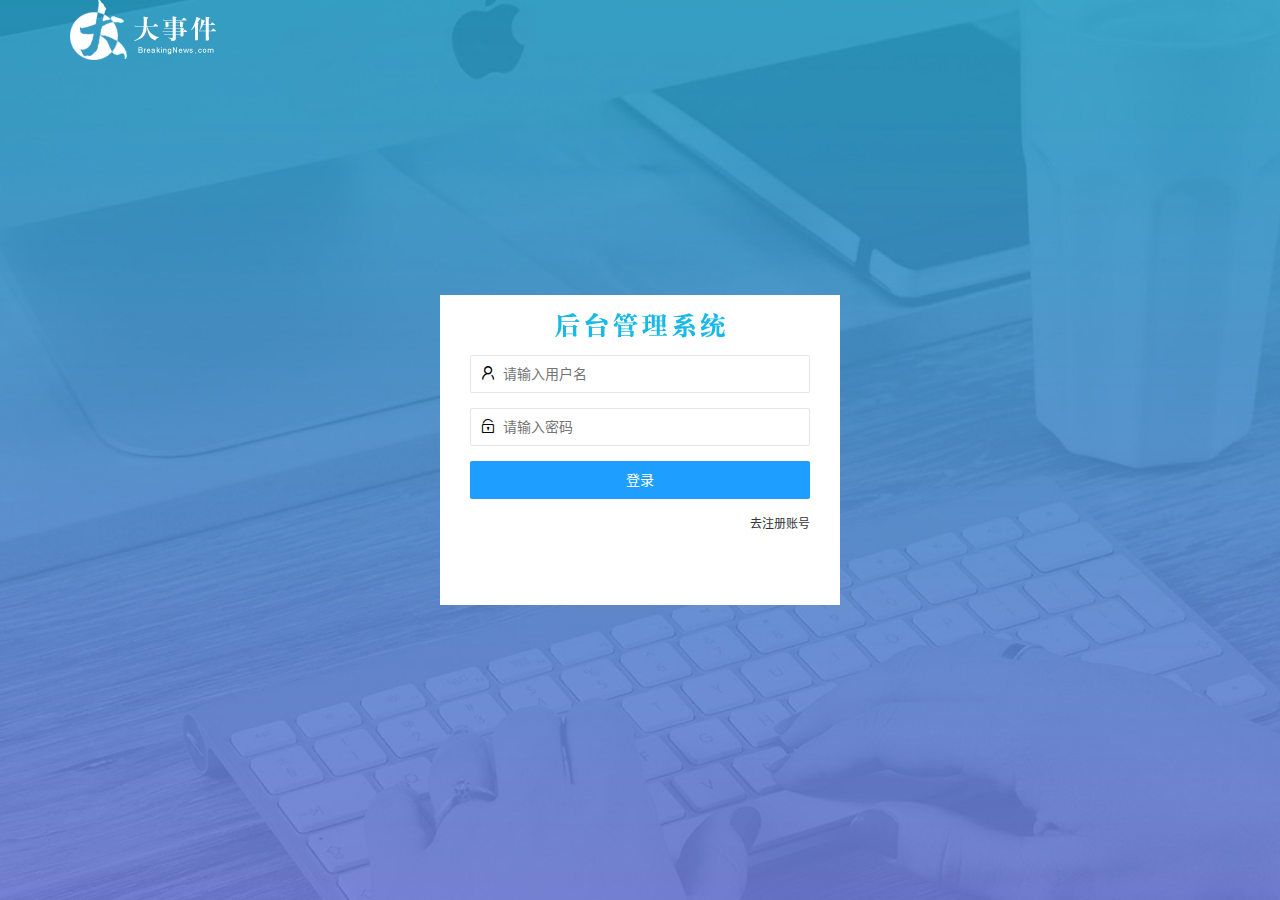
<file: login.html>
<!DOCTYPE html>
<html lang="zh-CN">

<head>
    <meta charset="UTF-8">
    <meta name="viewport"
        content="width=device-width, user-scalable=no, initial-scale=1.0, maximum-scale=1.0, minimum-scale=1.0">
    <meta http-equiv="X-UA-Compatible" content="ie=edge">
    <title>Document</title>
    <link rel="stylesheet" href="/assets/lib/layui/css/layui.css" />
    <!-- 导入自己的样式表 -->
    <link rel="stylesheet" href="/assets/css/login.css" />
</head>

<body>
    <div class="layui-main">
        <img src="/assets/images/logo.png" alt="" />
    </div>

    <!-- 登录注册区域 -->
    <!-- 登录注册区域 -->
    <div class="loginAndRegBox">
        <div class="title-box"></div>
        <!-- 登录的div -->
        <div class="login-box">
            <!-- 登录的表单 -->
            <form class="layui-form" id="form_login">
                <!-- 用户名 -->
                <div class="layui-form-item">
                    <i class="layui-icon layui-icon-username"></i>
                    <input type="text" name="username" required lay-verify="required" placeholder="请输入用户名"
                        autocomplete="off" class="layui-input" />
                </div>
                <!-- 密码 -->
                <div class="layui-form-item">
                    <i class="layui-icon layui-icon-password"></i>
                    <input type="password" name="password" required lay-verify="required|pwd" placeholder="请输入密码"
                        autocomplete="off" class="layui-input" />
                </div>
                <!-- 登录按钮 -->
                <div class="layui-form-item">
                    <!-- 注意：表单提交按钮和普通按钮的区别，就是 lay-submit 属性 -->
                    <button class="layui-btn layui-btn-fluid layui-btn-normal" lay-submit>登录</button>
                </div>
                <div class="layui-form-item links">
                    <a href="javascript:;" id="link_reg">去注册账号</a>
                </div>
            </form>
        </div>
        <!-- 注册的div -->
        <!-- 注册的div -->
        <div class="reg-box">
            <!-- 注册的表单 -->
            <form class="layui-form" id="form_reg">
                <!-- 用户名 -->
                <div class="layui-form-item">
                    <i class="layui-icon layui-icon-username"></i>
                    <input type="text" name="username" required lay-verify="required" placeholder="请输入用户名"
                        autocomplete="off" class="layui-input" />
                </div>
                <!-- 密码 -->
                <div class="layui-form-item">
                    <i class="layui-icon layui-icon-password"></i>
                    <input type="password" name="password" required lay-verify="required|pwd" placeholder="请输入密码"
                        autocomplete="off" class="layui-input" />
                </div>
                <!-- 密码确认框 -->
                <div class="layui-form-item">
                    <i class="layui-icon layui-icon-password"></i>
                    <input type="password" name="repassword" required lay-verify="required|pwd|repwd"
                        placeholder="再次确认密码" autocomplete="off" class="layui-input" />

                </div>
                <!-- 注册按钮 -->
                <div class="layui-form-item">
                    <!-- 注意：表单提交按钮和普通按钮的区别，就是 lay-submit 属性 -->
                    <button class="layui-btn layui-btn-fluid layui-btn-normal" lay-submit>注册</button>
                </div>
                <div class="layui-form-item links">
                    <a href="javascript:;" id="link_login">去登录</a>
                </div>
            </form>
        </div>
    </div>
    <script src="./assets/lib/layui/layui.all.js"></script>
    <script src="./assets/lib/jquery.js"></script>
    <script src="./assets/js/baseAPI.js"></script>
    <script src="./assets/js/login.js"></script>
</body>

</html>
</file>
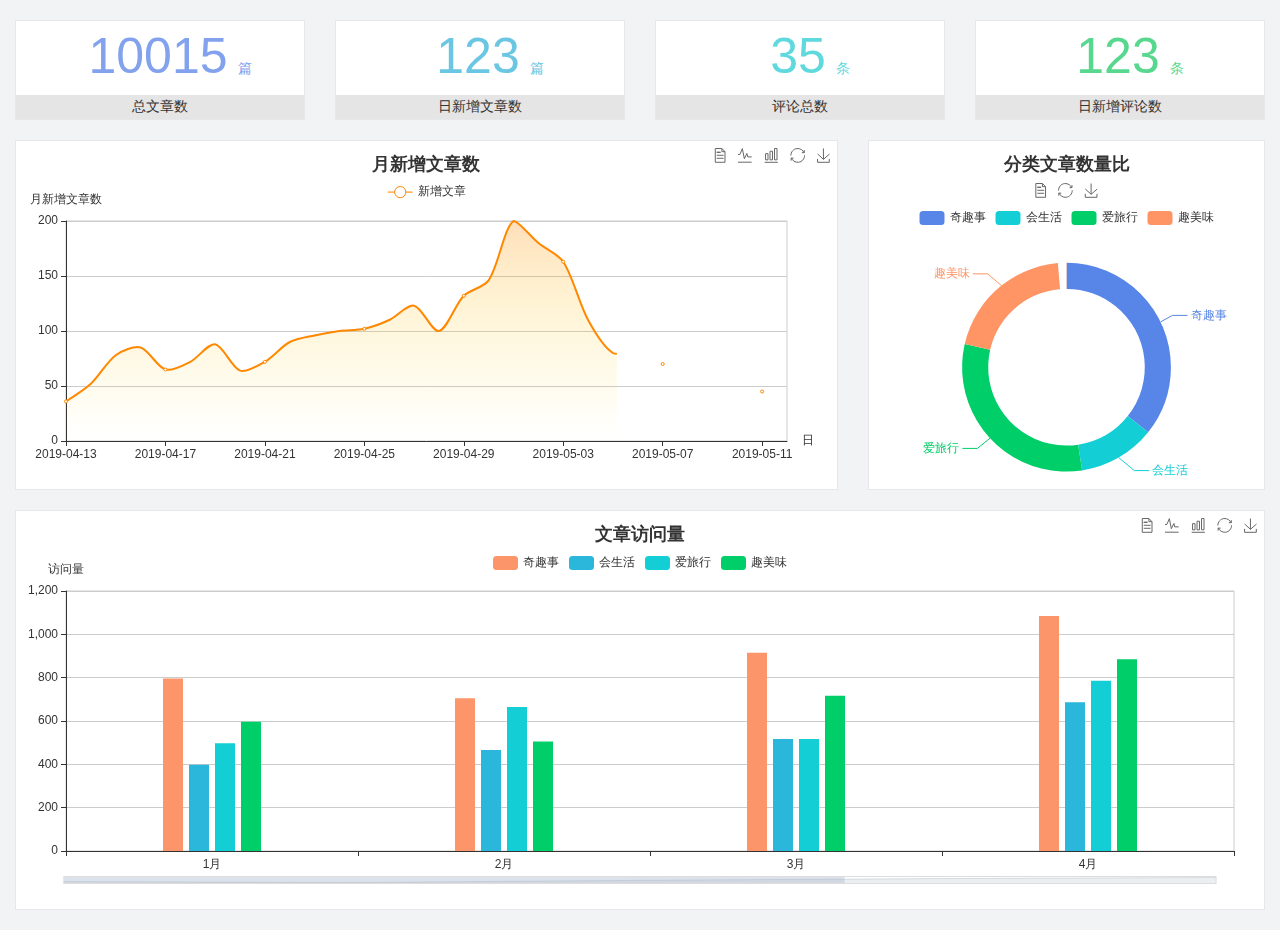
<file: home/dashboard.html>
<!DOCTYPE html>
<html lang="en">

<head>
  <meta charset="UTF-8">
  <meta name="viewport" content="width=device-width, initial-scale=1.0">
  <meta http-equiv="X-UA-Compatible" content="ie=edge">
  <title>图表统计</title>
  <link rel="stylesheet" href="../../assets/lib/bootstrap.css" />
  <link rel="stylesheet" href="../../assets/lib/main.css" />
  <script src="../../assets/lib/jquery.js"></script>
  <script type="text/javascript" src="../../assets/lib/echarts.min.js"></script>
</head>

<body>
  <div class="container-fluid">
    <div class="row spannel_list">
      <div class="col-sm-3 col-xs-6">
        <div class="spannel">
          <em>10015</em><span>篇</span>
          <b>总文章数</b>
        </div>
      </div>
      <div class="col-sm-3 col-xs-6">
        <div class="spannel scolor01">
          <em>123</em><span>篇</span>
          <b>日新增文章数</b>
        </div>
      </div>
      <div class="col-sm-3 col-xs-6">
        <div class="spannel scolor02">
          <em>35</em><span>条</span>
          <b>评论总数</b>
        </div>
      </div>
      <div class="col-sm-3 col-xs-6">
        <div class="spannel scolor03">
          <em>123</em><span>条</span>
          <b>日新增评论数</b>
        </div>
      </div>
    </div>
  </div>

  <div class="container-fluid">
    <div class="row curve-pie">
      <div class="col-lg-8 col-md-8">
        <div class="gragh_pannel" id="curve_show"></div>
      </div>
      <div class="col-lg-4 col-md-4">
        <div class="gragh_pannel" id="pie_show"></div>
      </div>
    </div>
  </div>

  <div class="container-fluid">
    <div class="column_pannel" id="column_show"></div>
  </div>

  <script>
    var oChart = echarts.init(document.getElementById('curve_show'));
    var aList_all = [
      { 'count': 36, 'date': '2019-04-13' },
      { 'count': 52, 'date': '2019-04-14' },
      { 'count': 78, 'date': '2019-04-15' },
      { 'count': 85, 'date': '2019-04-16' },
      { 'count': 65, 'date': '2019-04-17' },
      { 'count': 72, 'date': '2019-04-18' },
      { 'count': 88, 'date': '2019-04-19' },
      { 'count': 64, 'date': '2019-04-20' },
      { 'count': 72, 'date': '2019-04-21' },
      { 'count': 90, 'date': '2019-04-22' },
      { 'count': 96, 'date': '2019-04-23' },
      { 'count': 100, 'date': '2019-04-24' },
      { 'count': 102, 'date': '2019-04-25' },
      { 'count': 110, 'date': '2019-04-26' },
      { 'count': 123, 'date': '2019-04-27' },
      { 'count': 100, 'date': '2019-04-28' },
      { 'count': 132, 'date': '2019-04-29' },
      { 'count': 146, 'date': '2019-04-30' },
      { 'count': 200, 'date': '2019-05-01' },
      { 'count': 180, 'date': '2019-05-02' },
      { 'count': 163, 'date': '2019-05-03' },
      { 'count': 110, 'date': '2019-05-04' },
      { 'count': 80, 'date': '2019-05-05' },
      { 'count': 82, 'date': '2019-05-06' },
      { 'count': 70, 'date': '2019-05-07' },
      { 'count': 65, 'date': '2019-05-08' },
      { 'count': 54, 'date': '2019-05-09' },
      { 'count': 40, 'date': '2019-05-10' },
      { 'count': 45, 'date': '2019-05-11' },
      { 'count': 38, 'date': '2019-05-12' },
    ];

    let aCount = [];
    let aDate = [];

    for (var i = 0; i < aList_all.length; i++) {
      aCount.push(aList_all[i].count);
      aDate.push(aList_all[i].date);
    }

    var chartopt = {
      title: {
        text: '月新增文章数',
        left: 'center',
        top: '10'
      },
      tooltip: {
        trigger: 'axis'
      },
      legend: {
        data: ['新增文章'],
        top: '40'
      },
      toolbox: {
        show: true,
        feature: {
          mark: { show: true },
          dataView: { show: true, readOnly: false },
          magicType: { show: true, type: ['line', 'bar'] },
          restore: { show: true },
          saveAsImage: { show: true }
        }
      },
      calculable: true,
      xAxis: [
        {
          name: '日',
          type: 'category',
          boundaryGap: false,
          data: aDate
        }
      ],
      yAxis: [
        {
          name: '月新增文章数',
          type: 'value'
        }
      ],
      series: [
        {
          name: '新增文章',
          type: 'line',
          smooth: true,
          itemStyle: { normal: { areaStyle: { type: 'default' }, color: '#f80' }, lineStyle: { color: '#f80' } },
          data: aCount
        }],
      areaStyle: {
        normal: {
          color: new echarts.graphic.LinearGradient(0, 0, 0, 1, [{
            offset: 0,
            color: 'rgba(255,136,0,0.39)'
          }, {
            offset: .34,
            color: 'rgba(255,180,0,0.25)'
          }, {
            offset: 1,
            color: 'rgba(255,222,0,0.00)'
          }])

        }
      },
      grid: {
        show: true,
        x: 50,
        x2: 50,
        y: 80,
        height: 220
      }
    };

    oChart.setOption(chartopt);


    var oPie = echarts.init(document.getElementById('pie_show'));
    var oPieopt =
    {
      title: {
        top: 10,
        text: '分类文章数量比',
        x: 'center'
      },
      tooltip: {
        trigger: 'item',
        formatter: "{a} <br/>{b} : {c} ({d}%)"
      },
      color: ['#5885e8', '#13cfd5', '#00ce68', '#ff9565'],
      legend: {
        x: 'center',
        top: 65,
        data: ['奇趣事', '会生活', '爱旅行', '趣美味']
      },
      toolbox: {
        show: true,
        x: 'center',
        top: 35,
        feature: {
          mark: { show: true },
          dataView: { show: true, readOnly: false },
          magicType: {
            show: true,
            type: ['pie', 'funnel'],
            option: {
              funnel: {
                x: '25%',
                width: '50%',
                funnelAlign: 'left',
                max: 1548
              }
            }
          },
          restore: { show: true },
          saveAsImage: { show: true }
        }
      },
      calculable: true,
      series: [
        {
          name: '访问来源',
          type: 'pie',
          radius: ['45%', '60%'],
          center: ['50%', '65%'],
          data: [
            { value: 300, name: '奇趣事' },
            { value: 100, name: '会生活' },
            { value: 260, name: '爱旅行' },
            { value: 180, name: '趣美味' }
          ]
        }
      ]
    };
    oPie.setOption(oPieopt);



    var oColumn = this.echarts.init(document.getElementById('column_show'));
    var oColumnopt =
    {
      title: {
        text: '文章访问量',
        left: 'center',
        top: '10'
      },
      tooltip: {
        trigger: 'axis'
      },
      legend: {
        data: ['奇趣事', '会生活', '爱旅行', '趣美味'],
        top: '40'
      },
      toolbox: {
        show: true,
        feature: {
          mark: { show: true },
          dataView: { show: true, readOnly: false },
          magicType: { show: true, type: ['line', 'bar'] },
          restore: { show: true },
          saveAsImage: { show: true }
        }
      },
      calculable: true,
      xAxis: [
        {
          type: 'category',
          data: ['1月', '2月', '3月', '4月', '5月']
        }
      ],
      yAxis: [
        {
          name: '访问量',
          type: 'value'
        }
      ],
      series: [
        {
          name: '奇趣事',
          type: 'bar',
          barWidth: 20,
          itemStyle: {
            normal: { areaStyle: { type: 'default' }, color: '#fd956a' }
          },
          data: [800, 708, 920, 1090, 1200]
        },
        {
          name: '会生活',
          type: 'bar',
          barWidth: 20,
          itemStyle: {
            normal: { areaStyle: { type: 'default' }, color: '#2bb6db' }
          },
          data: [400, 468, 520, 690, 800]
        },
        {
          name: '爱旅行',
          type: 'bar',
          barWidth: 20,
          itemStyle: {
            normal: { areaStyle: { type: 'default' }, color: '#13cfd5' }
          },
          data: [500, 668, 520, 790, 900]
        },
        {
          name: '趣美味',
          type: 'bar',
          barWidth: 20,
          itemStyle: {
            normal: { areaStyle: { type: 'default' }, color: '#00ce68' }
          },
          data: [600, 508, 720, 890, 1000]
        }
      ],
      grid: {
        show: true,
        x: 50,
        x2: 30,
        y: 80,
        height: 260
      },
      dataZoom: [//给x轴设置滚动条
        {
          start: 0,//默认为0
          end: 100 - 1000 / 31,//默认为100
          type: 'slider',
          show: true,
          xAxisIndex: [0],
          handleSize: 0,//滑动条的 左右2个滑动条的大小
          height: 8,//组件高度
          left: 45, //左边的距离
          right: 50,//右边的距离
          bottom: 26,//右边的距离
          handleColor: '#ddd',//h滑动图标的颜色
          handleStyle: {
            borderColor: "#cacaca",
            borderWidth: "1",
            shadowBlur: 2,
            background: "#ddd",
            shadowColor: "#ddd",
          }
        }]
    };
    oColumn.setOption(oColumnopt);
  </script>
</body>

</html>
</file>
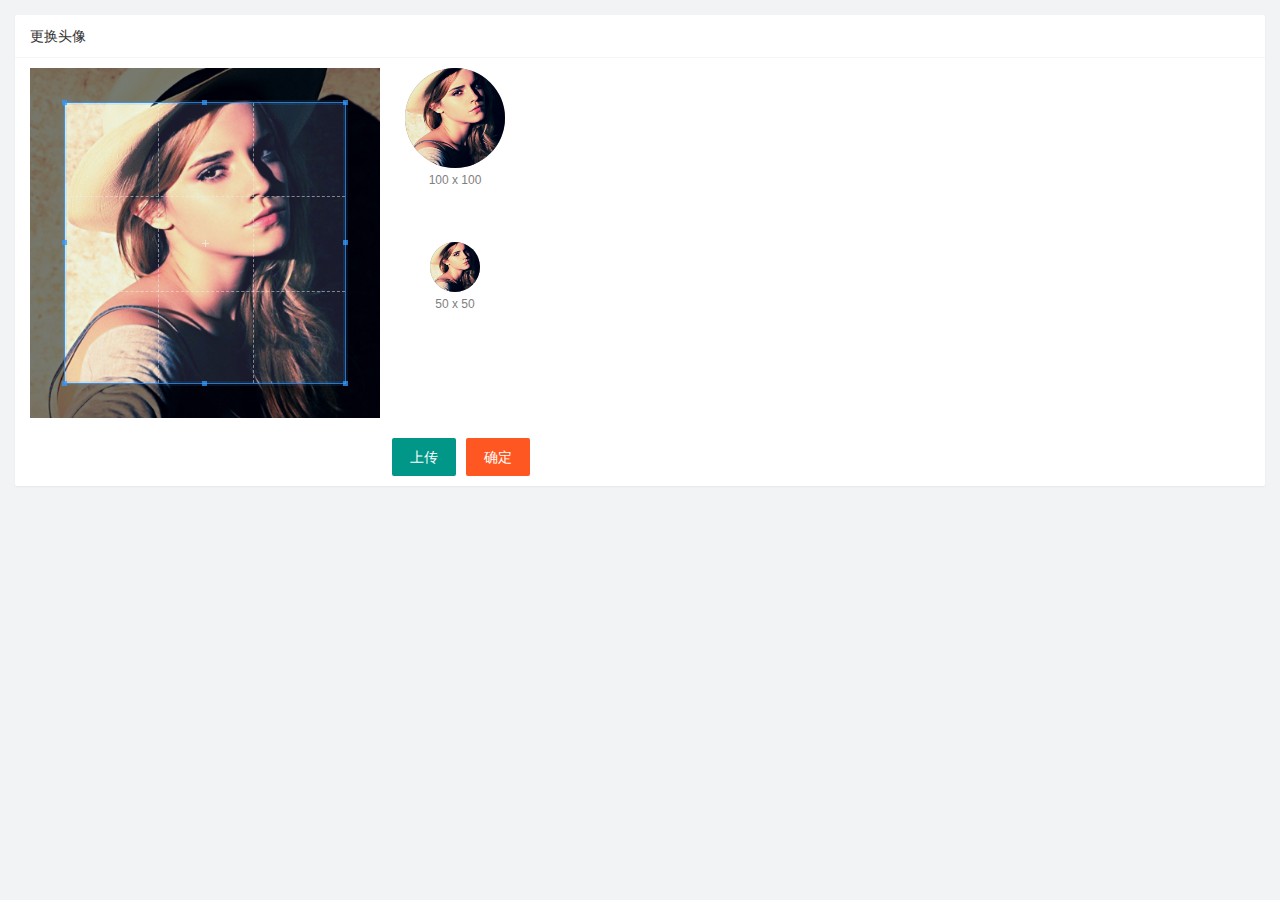
<file: user/user_avatar.html>
<!DOCTYPE html>
<html lang="en">

<head>
    <meta charset="UTF-8" />
    <meta name="viewport" content="width=device-width, initial-scale=1.0" />
    <title>Document</title>
    <link rel="stylesheet" href="../assets/lib/layui/css/layui.css" />
    <link rel="stylesheet" href="../assets/lib/cropper/cropper.css" />
    <link rel="stylesheet" href="../assets/user/user_avatar.css" />

</head>

<body>
    <!-- 卡片区域 -->
    <div class="layui-card">
        <div class="layui-card-header">更换头像</div>
        <div class="layui-card-body">
            <!-- 第一行的图片裁剪和预览区域 -->
            <div class="row1">
                <!-- 图片裁剪区域 -->
                <div class="cropper-box">
                    <!-- 这个 img 标签很重要，将来会把它初始化为裁剪区域 -->
                    <img id="image" src="/assets/images/sample.jpg" />
                </div>
                <!-- 图片的预览区域 -->
                <div class="preview-box">
                    <div>
                        <!-- 宽高为 100px 的预览区域 -->
                        <div class="img-preview w100"></div>
                        <p class="size">100 x 100</p>
                    </div>
                    <div>
                        <!-- 宽高为 50px 的预览区域 -->
                        <div class="img-preview w50"></div>
                        <p class="size">50 x 50</p>
                    </div>
                </div>
            </div>

            <!-- 第二行的按钮区域 -->
            <div class="row2">
                <input type="file" id="file" accept="image/png,image/jpeg">
                <button type="button" class="layui-btn" id="btnChooseImage">上传</button>
                <button type="button" class="layui-btn layui-btn-danger" id="btnUpload">确定</button>
            </div>
        </div>
    </div>







    <script src="../assets/lib/layui/layui.all.js"></script>
    <script src="../assets/lib/jquery.js"></script>
    <script src="/assets/lib/cropper/Cropper.js"></script>
    <script src="/assets/lib/cropper/jquery-cropper.js"></script>
    <script src="../assets/js/baseAPI.js"></script>
    <script src="../assets/js/user/user_avatar.js"></script>
</body>

</html>
</file>
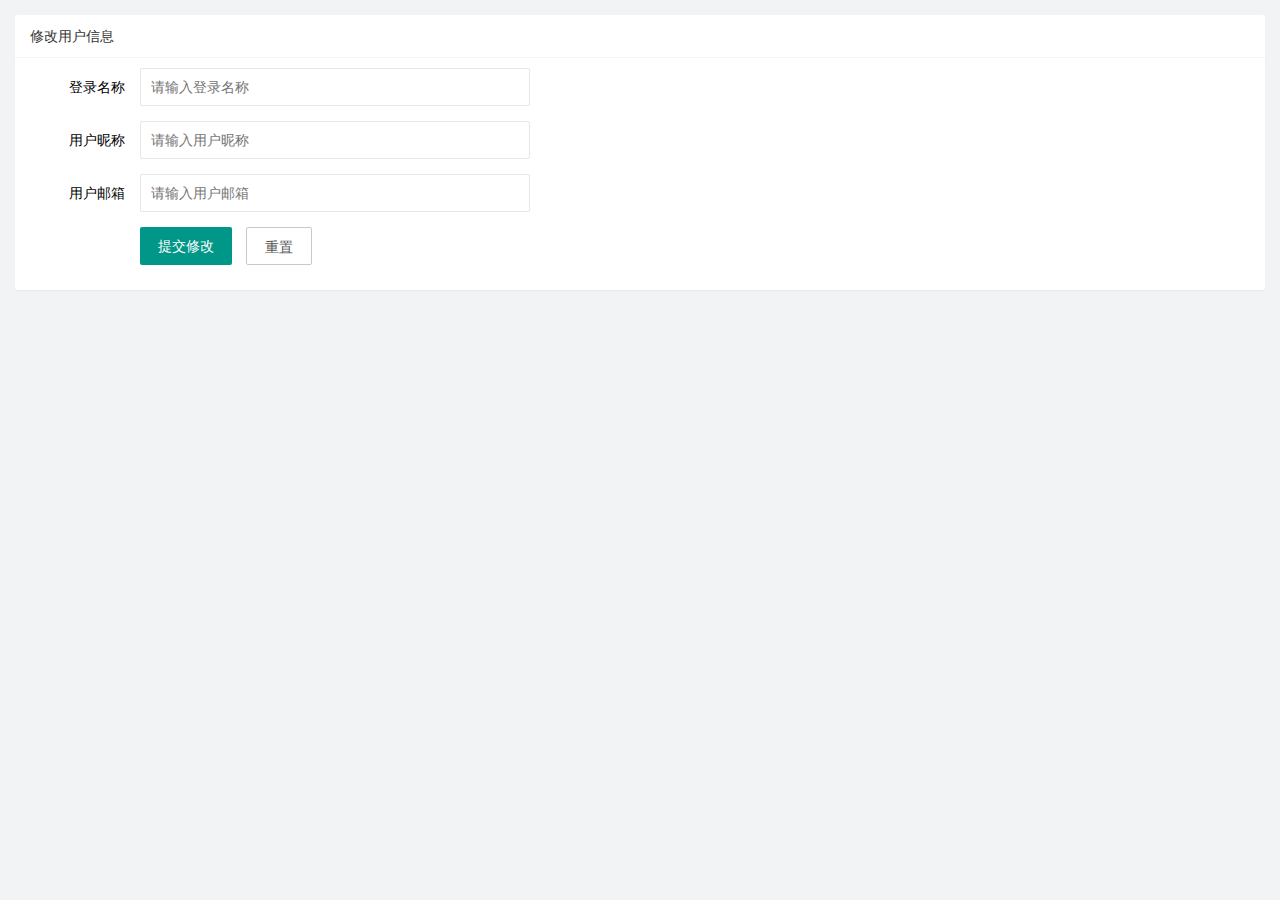
<file: user/user_info.html>
<!DOCTYPE html>
<html lang="en">

<head>
    <meta charset="UTF-8" />
    <meta name="viewport" content="width=device-width, initial-scale=1.0" />
    <title>Document</title>
    <!-- 导入 layui 的样式 -->
    <link rel="stylesheet" href="../assets/lib/layui/css/layui.css" />
    <!-- 导入自己的样式 -->
    <link rel="stylesheet" href="../assets/user/user_info.css">
</head>

<body>
    <!-- 卡片区域 -->
    <div class="layui-card">
        <div class="layui-card-header">修改用户信息</div>
        <div class="layui-card-body">
            <!-- form 表单区域 -->
            <form class="layui-form" lay-filter="formUserInfo">

                <input type="hidden" name="id" value="">

                <div class="layui-form-item">
                    <label class="layui-form-label">登录名称</label>
                    <div class="layui-input-block">
                        <input type="text" name="username" required lay-verify="required" placeholder="请输入登录名称"
                            autocomplete="off" class="layui-input" readonly />
                    </div>
                </div>
                <div class="layui-form-item">
                    <label class="layui-form-label">用户昵称</label>
                    <div class="layui-input-block">
                        <input type="text" name="nickname" required lay-verify="required|nickname" placeholder="请输入用户昵称"
                            autocomplete="off" class="layui-input" />
                    </div>
                </div>
                <div class="layui-form-item">
                    <label class="layui-form-label">用户邮箱</label>
                    <div class="layui-input-block">
                        <input type="text" name="email" required lay-verify="required|email" placeholder="请输入用户邮箱"
                            autocomplete="off" class="layui-input" />
                    </div>
                </div>
                <div class="layui-form-item">
                    <div class="layui-input-block">
                        <button class="layui-btn" lay-submit lay-filter="formDemo">提交修改</button>
                        <button type="reset" class="layui-btn layui-btn-primary" id="btnReset">重置</button>
                    </div>
                </div>
            </form>
        </div>
    </div>



    <script src="../assets/lib/layui/layui.all.js"></script>
    <script src="../assets/lib/jquery.js"></script>
    <script src="../assets/js/baseAPI.js"></script>
    <script src="../assets/js/user/user_info.js"></script>
</body>

</html>
</file>
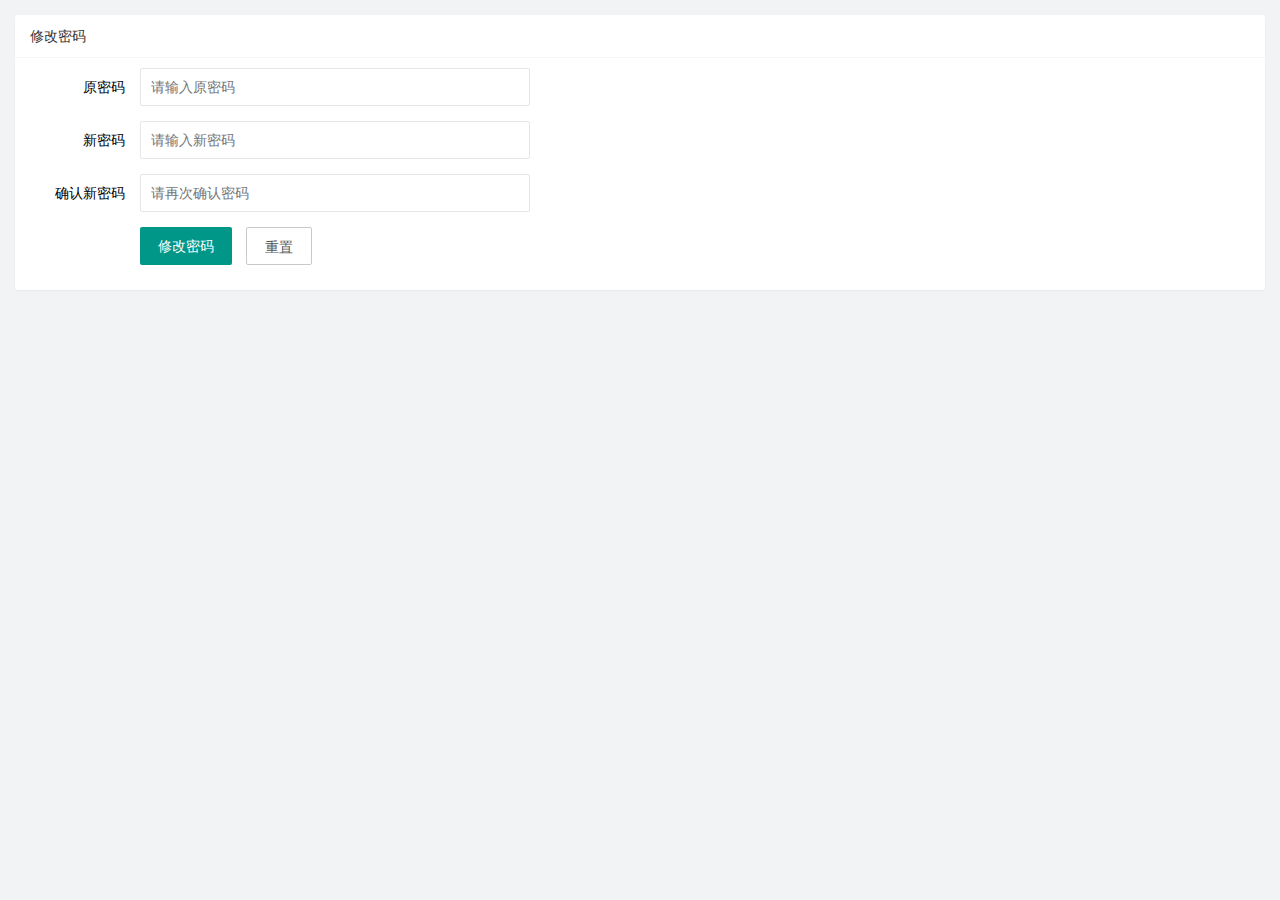
<file: user/user_pwd.html>
<!DOCTYPE html>
<html lang="en">

<head>
  <meta charset="UTF-8" />
  <meta name="viewport" content="width=device-width, initial-scale=1.0" />
  <title>Document</title>
  <link rel="stylesheet" href="../assets/lib/layui/css/layui.css" />
  <link rel="stylesheet" href="../assets/user/user_pwd.css" />
</head>

<body>
  <!-- 卡片区域 -->
  <div class="layui-card">
    <div class="layui-card-header">修改密码</div>
    <div class="layui-card-body">
      <form class="layui-form">
        <div class="layui-form-item">
          <label class="layui-form-label">原密码</label>
          <div class="layui-input-block">
            <input type="password" name="oldPwd" required lay-verify="required|pwd" placeholder="请输入原密码"
              autocomplete="off" class="layui-input" />
          </div>
        </div>
        <div class="layui-form-item">
          <label class="layui-form-label">新密码</label>
          <div class="layui-input-block">
            <input type="password" name="newPwd" required lay-verify="required|pwd|samePwd" placeholder="请输入新密码"
              autocomplete="off" class="layui-input" />
          </div>
        </div>
        <div class="layui-form-item">
          <label class="layui-form-label">确认新密码</label>
          <div class="layui-input-block">
            <input type="password" name="rePwd" required lay-verify="required|pwd|rePwd" placeholder="请再次确认密码"
              autocomplete="off" class="layui-input" />
          </div>
        </div>
        <div class="layui-form-item">
          <div class="layui-input-block">
            <button class="layui-btn" lay-submit lay-filter="formDemo">修改密码</button>
            <button type="reset" class="layui-btn layui-btn-primary">重置</button>
          </div>
        </div>
      </form>
    </div>
  </div>












  <script src="../assets/lib/layui/layui.all.js"></script>
  <script src="../assets/lib/jquery.js"></script>
  <script src="../assets/js/baseAPI.js"></script>
  <script src="../assets/js/user/user_pwd.js"></script>
</body>

</html>
</file>
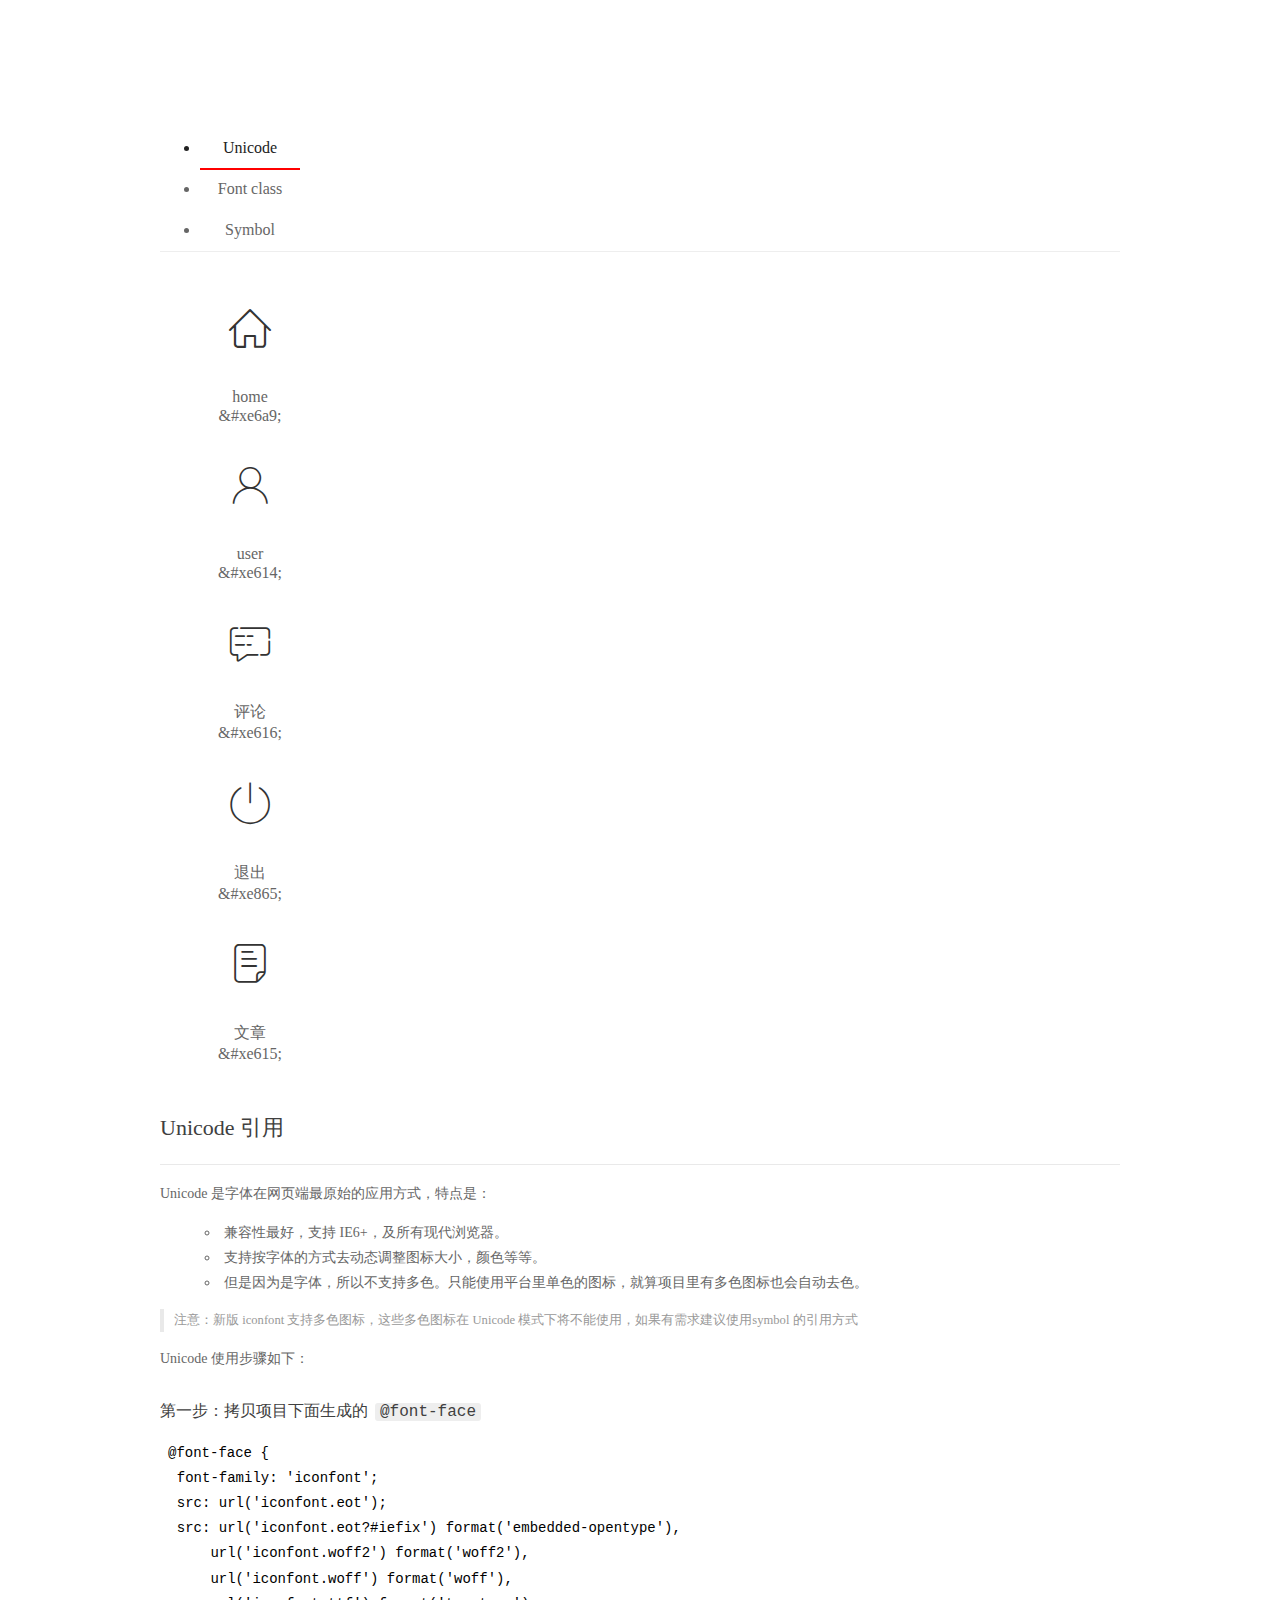
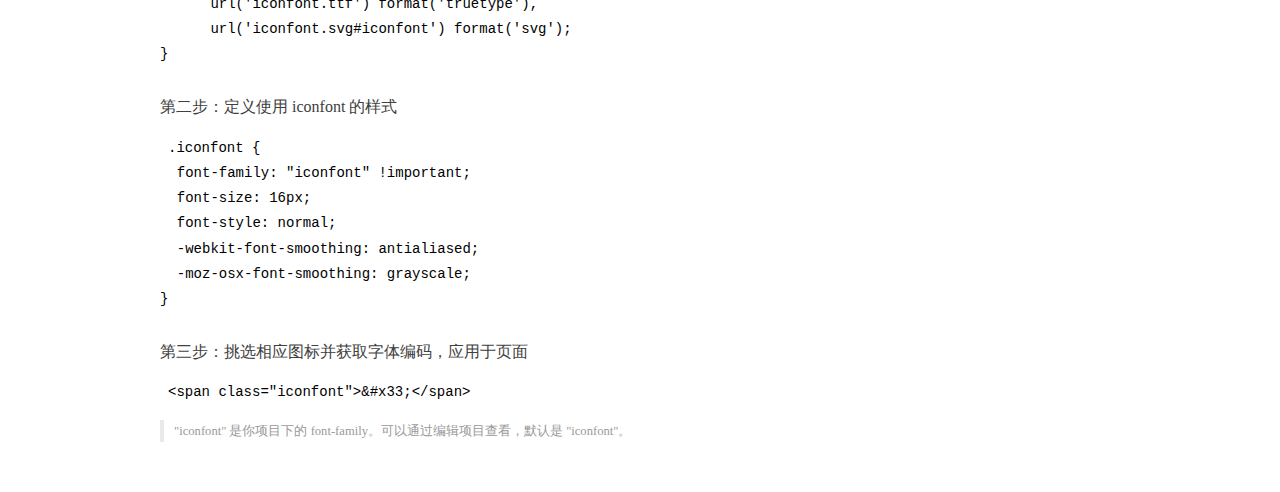
<file: assets/fonts/demo_index.html>
<!DOCTYPE html>
<html>
<head>
  <meta charset="utf-8"/>
  <title>IconFont Demo</title>
  <link rel="shortcut icon" href="https://gtms04.alicdn.com/tps/i4/TB1_oz6GVXXXXaFXpXXJDFnIXXX-64-64.ico" type="image/x-icon"/>
  <link rel="stylesheet" href="https://g.alicdn.com/thx/cube/1.3.2/cube.min.css">
  <link rel="stylesheet" href="demo.css">
  <link rel="stylesheet" href="iconfont.css">
  <script src="iconfont.js"></script>
  <!-- jQuery -->
  <script src="https://a1.alicdn.com/oss/uploads/2018/12/26/7bfddb60-08e8-11e9-9b04-53e73bb6408b.js"></script>
  <!-- 代码高亮 -->
  <script src="https://a1.alicdn.com/oss/uploads/2018/12/26/a3f714d0-08e6-11e9-8a15-ebf944d7534c.js"></script>
</head>
<body>
  <div class="main">
    <h1 class="logo"><a href="https://www.iconfont.cn/" title="iconfont 首页" target="_blank">&#xe86b;</a></h1>
    <div class="nav-tabs">
      <ul id="tabs" class="dib-box">
        <li class="dib active"><span>Unicode</span></li>
        <li class="dib"><span>Font class</span></li>
        <li class="dib"><span>Symbol</span></li>
      </ul>
      
    </div>
    <div class="tab-container">
      <div class="content unicode" style="display: block;">
          <ul class="icon_lists dib-box">
          
            <li class="dib">
              <span class="icon iconfont">&#xe6a9;</span>
                <div class="name">home</div>
                <div class="code-name">&amp;#xe6a9;</div>
              </li>
          
            <li class="dib">
              <span class="icon iconfont">&#xe614;</span>
                <div class="name">user</div>
                <div class="code-name">&amp;#xe614;</div>
              </li>
          
            <li class="dib">
              <span class="icon iconfont">&#xe616;</span>
                <div class="name">评论</div>
                <div class="code-name">&amp;#xe616;</div>
              </li>
          
            <li class="dib">
              <span class="icon iconfont">&#xe865;</span>
                <div class="name">退出</div>
                <div class="code-name">&amp;#xe865;</div>
              </li>
          
            <li class="dib">
              <span class="icon iconfont">&#xe615;</span>
                <div class="name">文章</div>
                <div class="code-name">&amp;#xe615;</div>
              </li>
          
          </ul>
          <div class="article markdown">
          <h2 id="unicode-">Unicode 引用</h2>
          <hr>

          <p>Unicode 是字体在网页端最原始的应用方式，特点是：</p>
          <ul>
            <li>兼容性最好，支持 IE6+，及所有现代浏览器。</li>
            <li>支持按字体的方式去动态调整图标大小，颜色等等。</li>
            <li>但是因为是字体，所以不支持多色。只能使用平台里单色的图标，就算项目里有多色图标也会自动去色。</li>
          </ul>
          <blockquote>
            <p>注意：新版 iconfont 支持多色图标，这些多色图标在 Unicode 模式下将不能使用，如果有需求建议使用symbol 的引用方式</p>
          </blockquote>
          <p>Unicode 使用步骤如下：</p>
          <h3 id="-font-face">第一步：拷贝项目下面生成的 <code>@font-face</code></h3>
<pre><code class="language-css"
>@font-face {
  font-family: 'iconfont';
  src: url('iconfont.eot');
  src: url('iconfont.eot?#iefix') format('embedded-opentype'),
      url('iconfont.woff2') format('woff2'),
      url('iconfont.woff') format('woff'),
      url('iconfont.ttf') format('truetype'),
      url('iconfont.svg#iconfont') format('svg');
}
</code></pre>
          <h3 id="-iconfont-">第二步：定义使用 iconfont 的样式</h3>
<pre><code class="language-css"
>.iconfont {
  font-family: "iconfont" !important;
  font-size: 16px;
  font-style: normal;
  -webkit-font-smoothing: antialiased;
  -moz-osx-font-smoothing: grayscale;
}
</code></pre>
          <h3 id="-">第三步：挑选相应图标并获取字体编码，应用于页面</h3>
<pre>
<code class="language-html"
>&lt;span class="iconfont"&gt;&amp;#x33;&lt;/span&gt;
</code></pre>
          <blockquote>
            <p>"iconfont" 是你项目下的 font-family。可以通过编辑项目查看，默认是 "iconfont"。</p>
          </blockquote>
          </div>
      </div>
      <div class="content font-class">
        <ul class="icon_lists dib-box">
          
          <li class="dib">
            <span class="icon iconfont icon-home"></span>
            <div class="name">
              home
            </div>
            <div class="code-name">.icon-home
            </div>
          </li>
          
          <li class="dib">
            <span class="icon iconfont icon-user"></span>
            <div class="name">
              user
            </div>
            <div class="code-name">.icon-user
            </div>
          </li>
          
          <li class="dib">
            <span class="icon iconfont icon-pinglun"></span>
            <div class="name">
              评论
            </div>
            <div class="code-name">.icon-pinglun
            </div>
          </li>
          
          <li class="dib">
            <span class="icon iconfont icon-tuichu"></span>
            <div class="name">
              退出
            </div>
            <div class="code-name">.icon-tuichu
            </div>
          </li>
          
          <li class="dib">
            <span class="icon iconfont icon-16"></span>
            <div class="name">
              文章
            </div>
            <div class="code-name">.icon-16
            </div>
          </li>
          
        </ul>
        <div class="article markdown">
        <h2 id="font-class-">font-class 引用</h2>
        <hr>

        <p>font-class 是 Unicode 使用方式的一种变种，主要是解决 Unicode 书写不直观，语意不明确的问题。</p>
        <p>与 Unicode 使用方式相比，具有如下特点：</p>
        <ul>
          <li>兼容性良好，支持 IE8+，及所有现代浏览器。</li>
          <li>相比于 Unicode 语意明确，书写更直观。可以很容易分辨这个 icon 是什么。</li>
          <li>因为使用 class 来定义图标，所以当要替换图标时，只需要修改 class 里面的 Unicode 引用。</li>
          <li>不过因为本质上还是使用的字体，所以多色图标还是不支持的。</li>
        </ul>
        <p>使用步骤如下：</p>
        <h3 id="-fontclass-">第一步：引入项目下面生成的 fontclass 代码：</h3>
<pre><code class="language-html">&lt;link rel="stylesheet" href="./iconfont.css"&gt;
</code></pre>
        <h3 id="-">第二步：挑选相应图标并获取类名，应用于页面：</h3>
<pre><code class="language-html">&lt;span class="iconfont icon-xxx"&gt;&lt;/span&gt;
</code></pre>
        <blockquote>
          <p>"
            iconfont" 是你项目下的 font-family。可以通过编辑项目查看，默认是 "iconfont"。</p>
        </blockquote>
      </div>
      </div>
      <div class="content symbol">
          <ul class="icon_lists dib-box">
          
            <li class="dib">
                <svg class="icon svg-icon" aria-hidden="true">
                  <use xlink:href="#icon-home"></use>
                </svg>
                <div class="name">home</div>
                <div class="code-name">#icon-home</div>
            </li>
          
            <li class="dib">
                <svg class="icon svg-icon" aria-hidden="true">
                  <use xlink:href="#icon-user"></use>
                </svg>
                <div class="name">user</div>
                <div class="code-name">#icon-user</div>
            </li>
          
            <li class="dib">
                <svg class="icon svg-icon" aria-hidden="true">
                  <use xlink:href="#icon-pinglun"></use>
                </svg>
                <div class="name">评论</div>
                <div class="code-name">#icon-pinglun</div>
            </li>
          
            <li class="dib">
                <svg class="icon svg-icon" aria-hidden="true">
                  <use xlink:href="#icon-tuichu"></use>
                </svg>
                <div class="name">退出</div>
                <div class="code-name">#icon-tuichu</div>
            </li>
          
            <li class="dib">
                <svg class="icon svg-icon" aria-hidden="true">
                  <use xlink:href="#icon-16"></use>
                </svg>
                <div class="name">文章</div>
                <div class="code-name">#icon-16</div>
            </li>
          
          </ul>
          <div class="article markdown">
          <h2 id="symbol-">Symbol 引用</h2>
          <hr>

          <p>这是一种全新的使用方式，应该说这才是未来的主流，也是平台目前推荐的用法。相关介绍可以参考这篇<a href="">文章</a>
            这种用法其实是做了一个 SVG 的集合，与另外两种相比具有如下特点：</p>
          <ul>
            <li>支持多色图标了，不再受单色限制。</li>
            <li>通过一些技巧，支持像字体那样，通过 <code>font-size</code>, <code>color</code> 来调整样式。</li>
            <li>兼容性较差，支持 IE9+，及现代浏览器。</li>
            <li>浏览器渲染 SVG 的性能一般，还不如 png。</li>
          </ul>
          <p>使用步骤如下：</p>
          <h3 id="-symbol-">第一步：引入项目下面生成的 symbol 代码：</h3>
<pre><code class="language-html">&lt;script src="./iconfont.js"&gt;&lt;/script&gt;
</code></pre>
          <h3 id="-css-">第二步：加入通用 CSS 代码（引入一次就行）：</h3>
<pre><code class="language-html">&lt;style&gt;
.icon {
  width: 1em;
  height: 1em;
  vertical-align: -0.15em;
  fill: currentColor;
  overflow: hidden;
}
&lt;/style&gt;
</code></pre>
          <h3 id="-">第三步：挑选相应图标并获取类名，应用于页面：</h3>
<pre><code class="language-html">&lt;svg class="icon" aria-hidden="true"&gt;
  &lt;use xlink:href="#icon-xxx"&gt;&lt;/use&gt;
&lt;/svg&gt;
</code></pre>
          </div>
      </div>

    </div>
  </div>
  <script>
  $(document).ready(function () {
      $('.tab-container .content:first').show()

      $('#tabs li').click(function (e) {
        var tabContent = $('.tab-container .content')
        var index = $(this).index()

        if ($(this).hasClass('active')) {
          return
        } else {
          $('#tabs li').removeClass('active')
          $(this).addClass('active')

          tabContent.hide().eq(index).fadeIn()
        }
      })
    })
  </script>
</body>
</html>
</file>
<file: assets/lib/layui/css/layui.css>
/** layui-v2.5.5 MIT License By https://www.layui.com */
 .layui-inline,img{display:inline-block;vertical-align:middle}h1,h2,h3,h4,h5,h6{font-weight:400}.layui-edge,.layui-header,.layui-inline,.layui-main{position:relative}.layui-body,.layui-edge,.layui-elip{overflow:hidden}.layui-btn,.layui-edge,.layui-inline,img{vertical-align:middle}.layui-btn,.layui-disabled,.layui-icon,.layui-unselect{-moz-user-select:none;-webkit-user-select:none;-ms-user-select:none}.layui-elip,.layui-form-checkbox span,.layui-form-pane .layui-form-label{text-overflow:ellipsis;white-space:nowrap}.layui-breadcrumb,.layui-tree-btnGroup{visibility:hidden}blockquote,body,button,dd,div,dl,dt,form,h1,h2,h3,h4,h5,h6,input,li,ol,p,pre,td,textarea,th,ul{margin:0;padding:0;-webkit-tap-highlight-color:rgba(0,0,0,0)}a:active,a:hover{outline:0}img{border:none}li{list-style:none}table{border-collapse:collapse;border-spacing:0}h4,h5,h6{font-size:100%}button,input,optgroup,option,select,textarea{font-family:inherit;font-size:inherit;font-style:inherit;font-weight:inherit;outline:0}pre{white-space:pre-wrap;white-space:-moz-pre-wrap;white-space:-pre-wrap;white-space:-o-pre-wrap;word-wrap:break-word}body{line-height:24px;font:14px Helvetica Neue,Helvetica,PingFang SC,Tahoma,Arial,sans-serif}hr{height:1px;margin:10px 0;border:0;clear:both}a{color:#333;text-decoration:none}a:hover{color:#777}a cite{font-style:normal;*cursor:pointer}.layui-border-box,.layui-border-box *{box-sizing:border-box}.layui-box,.layui-box *{box-sizing:content-box}.layui-clear{clear:both;*zoom:1}.layui-clear:after{content:'\20';clear:both;*zoom:1;display:block;height:0}.layui-inline{*display:inline;*zoom:1}.layui-edge{display:inline-block;width:0;height:0;border-width:6px;border-style:dashed;border-color:transparent}.layui-edge-top{top:-4px;border-bottom-color:#999;border-bottom-style:solid}.layui-edge-right{border-left-color:#999;border-left-style:solid}.layui-edge-bottom{top:2px;border-top-color:#999;border-top-style:solid}.layui-edge-left{border-right-color:#999;border-right-style:solid}.layui-disabled,.layui-disabled:hover{color:#d2d2d2!important;cursor:not-allowed!important}.layui-circle{border-radius:100%}.layui-show{display:block!important}.layui-hide{display:none!important}@font-face{font-family:layui-icon;src:url(../font/iconfont.eot?v=250);src:url(../font/iconfont.eot?v=250#iefix) format('embedded-opentype'),url(../font/iconfont.woff2?v=250) format('woff2'),url(../font/iconfont.woff?v=250) format('woff'),url(../font/iconfont.ttf?v=250) format('truetype'),url(../font/iconfont.svg?v=250#layui-icon) format('svg')}.layui-icon{font-family:layui-icon!important;font-size:16px;font-style:normal;-webkit-font-smoothing:antialiased;-moz-osx-font-smoothing:grayscale}.layui-icon-reply-fill:before{content:"\e611"}.layui-icon-set-fill:before{content:"\e614"}.layui-icon-menu-fill:before{content:"\e60f"}.layui-icon-search:before{content:"\e615"}.layui-icon-share:before{content:"\e641"}.layui-icon-set-sm:before{content:"\e620"}.layui-icon-engine:before{content:"\e628"}.layui-icon-close:before{content:"\1006"}.layui-icon-close-fill:before{content:"\1007"}.layui-icon-chart-screen:before{content:"\e629"}.layui-icon-star:before{content:"\e600"}.layui-icon-circle-dot:before{content:"\e617"}.layui-icon-chat:before{content:"\e606"}.layui-icon-release:before{content:"\e609"}.layui-icon-list:before{content:"\e60a"}.layui-icon-chart:before{content:"\e62c"}.layui-icon-ok-circle:before{content:"\1005"}.layui-icon-layim-theme:before{content:"\e61b"}.layui-icon-table:before{content:"\e62d"}.layui-icon-right:before{content:"\e602"}.layui-icon-left:before{content:"\e603"}.layui-icon-cart-simple:before{content:"\e698"}.layui-icon-face-cry:before{content:"\e69c"}.layui-icon-face-smile:before{content:"\e6af"}.layui-icon-survey:before{content:"\e6b2"}.layui-icon-tree:before{content:"\e62e"}.layui-icon-upload-circle:before{content:"\e62f"}.layui-icon-add-circle:before{content:"\e61f"}.layui-icon-download-circle:before{content:"\e601"}.layui-icon-templeate-1:before{content:"\e630"}.layui-icon-util:before{content:"\e631"}.layui-icon-face-surprised:before{content:"\e664"}.layui-icon-edit:before{content:"\e642"}.layui-icon-speaker:before{content:"\e645"}.layui-icon-down:before{content:"\e61a"}.layui-icon-file:before{content:"\e621"}.layui-icon-layouts:before{content:"\e632"}.layui-icon-rate-half:before{content:"\e6c9"}.layui-icon-add-circle-fine:before{content:"\e608"}.layui-icon-prev-circle:before{content:"\e633"}.layui-icon-read:before{content:"\e705"}.layui-icon-404:before{content:"\e61c"}.layui-icon-carousel:before{content:"\e634"}.layui-icon-help:before{content:"\e607"}.layui-icon-code-circle:before{content:"\e635"}.layui-icon-water:before{content:"\e636"}.layui-icon-username:before{content:"\e66f"}.layui-icon-find-fill:before{content:"\e670"}.layui-icon-about:before{content:"\e60b"}.layui-icon-location:before{content:"\e715"}.layui-icon-up:before{content:"\e619"}.layui-icon-pause:before{content:"\e651"}.layui-icon-date:before{content:"\e637"}.layui-icon-layim-uploadfile:before{content:"\e61d"}.layui-icon-delete:before{content:"\e640"}.layui-icon-play:before{content:"\e652"}.layui-icon-top:before{content:"\e604"}.layui-icon-friends:before{content:"\e612"}.layui-icon-refresh-3:before{content:"\e9aa"}.layui-icon-ok:before{content:"\e605"}.layui-icon-layer:before{content:"\e638"}.layui-icon-face-smile-fine:before{content:"\e60c"}.layui-icon-dollar:before{content:"\e659"}.layui-icon-group:before{content:"\e613"}.layui-icon-layim-download:before{content:"\e61e"}.layui-icon-picture-fine:before{content:"\e60d"}.layui-icon-link:before{content:"\e64c"}.layui-icon-diamond:before{content:"\e735"}.layui-icon-log:before{content:"\e60e"}.layui-icon-rate-solid:before{content:"\e67a"}.layui-icon-fonts-del:before{content:"\e64f"}.layui-icon-unlink:before{content:"\e64d"}.layui-icon-fonts-clear:before{content:"\e639"}.layui-icon-triangle-r:before{content:"\e623"}.layui-icon-circle:before{content:"\e63f"}.layui-icon-radio:before{content:"\e643"}.layui-icon-align-center:before{content:"\e647"}.layui-icon-align-right:before{content:"\e648"}.layui-icon-align-left:before{content:"\e649"}.layui-icon-loading-1:before{content:"\e63e"}.layui-icon-return:before{content:"\e65c"}.layui-icon-fonts-strong:before{content:"\e62b"}.layui-icon-upload:before{content:"\e67c"}.layui-icon-dialogue:before{content:"\e63a"}.layui-icon-video:before{content:"\e6ed"}.layui-icon-headset:before{content:"\e6fc"}.layui-icon-cellphone-fine:before{content:"\e63b"}.layui-icon-add-1:before{content:"\e654"}.layui-icon-face-smile-b:before{content:"\e650"}.layui-icon-fonts-html:before{content:"\e64b"}.layui-icon-form:before{content:"\e63c"}.layui-icon-cart:before{content:"\e657"}.layui-icon-camera-fill:before{content:"\e65d"}.layui-icon-tabs:before{content:"\e62a"}.layui-icon-fonts-code:before{content:"\e64e"}.layui-icon-fire:before{content:"\e756"}.layui-icon-set:before{content:"\e716"}.layui-icon-fonts-u:before{content:"\e646"}.layui-icon-triangle-d:before{content:"\e625"}.layui-icon-tips:before{content:"\e702"}.layui-icon-picture:before{content:"\e64a"}.layui-icon-more-vertical:before{content:"\e671"}.layui-icon-flag:before{content:"\e66c"}.layui-icon-loading:before{content:"\e63d"}.layui-icon-fonts-i:before{content:"\e644"}.layui-icon-refresh-1:before{content:"\e666"}.layui-icon-rmb:before{content:"\e65e"}.layui-icon-home:before{content:"\e68e"}.layui-icon-user:before{content:"\e770"}.layui-icon-notice:before{content:"\e667"}.layui-icon-login-weibo:before{content:"\e675"}.layui-icon-voice:before{content:"\e688"}.layui-icon-upload-drag:before{content:"\e681"}.layui-icon-login-qq:before{content:"\e676"}.layui-icon-snowflake:before{content:"\e6b1"}.layui-icon-file-b:before{content:"\e655"}.layui-icon-template:before{content:"\e663"}.layui-icon-auz:before{content:"\e672"}.layui-icon-console:before{content:"\e665"}.layui-icon-app:before{content:"\e653"}.layui-icon-prev:before{content:"\e65a"}.layui-icon-website:before{content:"\e7ae"}.layui-icon-next:before{content:"\e65b"}.layui-icon-component:before{content:"\e857"}.layui-icon-more:before{content:"\e65f"}.layui-icon-login-wechat:before{content:"\e677"}.layui-icon-shrink-right:before{content:"\e668"}.layui-icon-spread-left:before{content:"\e66b"}.layui-icon-camera:before{content:"\e660"}.layui-icon-note:before{content:"\e66e"}.layui-icon-refresh:before{content:"\e669"}.layui-icon-female:before{content:"\e661"}.layui-icon-male:before{content:"\e662"}.layui-icon-password:before{content:"\e673"}.layui-icon-senior:before{content:"\e674"}.layui-icon-theme:before{content:"\e66a"}.layui-icon-tread:before{content:"\e6c5"}.layui-icon-praise:before{content:"\e6c6"}.layui-icon-star-fill:before{content:"\e658"}.layui-icon-rate:before{content:"\e67b"}.layui-icon-template-1:before{content:"\e656"}.layui-icon-vercode:before{content:"\e679"}.layui-icon-cellphone:before{content:"\e678"}.layui-icon-screen-full:before{content:"\e622"}.layui-icon-screen-restore:before{content:"\e758"}.layui-icon-cols:before{content:"\e610"}.layui-icon-export:before{content:"\e67d"}.layui-icon-print:before{content:"\e66d"}.layui-icon-slider:before{content:"\e714"}.layui-icon-addition:before{content:"\e624"}.layui-icon-subtraction:before{content:"\e67e"}.layui-icon-service:before{content:"\e626"}.layui-icon-transfer:before{content:"\e691"}.layui-main{width:1140px;margin:0 auto}.layui-header{z-index:1000;height:60px}.layui-header a:hover{transition:all .5s;-webkit-transition:all .5s}.layui-side{position:fixed;left:0;top:0;bottom:0;z-index:999;width:200px;overflow-x:hidden}.layui-side-scroll{position:relative;width:220px;height:100%;overflow-x:hidden}.layui-body{position:absolute;left:200px;right:0;top:0;bottom:0;z-index:998;width:auto;overflow-y:auto;box-sizing:border-box}.layui-layout-body{overflow:hidden}.layui-layout-admin .layui-header{background-color:#23262E}.layui-layout-admin .layui-side{top:60px;width:200px;overflow-x:hidden}.layui-layout-admin .layui-body{position:fixed;top:60px;bottom:44px}.layui-layout-admin .layui-main{width:auto;margin:0 15px}.layui-layout-admin .layui-footer{position:fixed;left:200px;right:0;bottom:0;height:44px;line-height:44px;padding:0 15px;background-color:#eee}.layui-layout-admin .layui-logo{position:absolute;left:0;top:0;width:200px;height:100%;line-height:60px;text-align:center;color:#009688;font-size:16px}.layui-layout-admin .layui-header .layui-nav{background:0 0}.layui-layout-left{position:absolute!important;left:200px;top:0}.layui-layout-right{position:absolute!important;right:0;top:0}.layui-container{position:relative;margin:0 auto;padding:0 15px;box-sizing:border-box}.layui-fluid{position:relative;margin:0 auto;padding:0 15px}.layui-row:after,.layui-row:before{content:'';display:block;clear:both}.layui-col-lg1,.layui-col-lg10,.layui-col-lg11,.layui-col-lg12,.layui-col-lg2,.layui-col-lg3,.layui-col-lg4,.layui-col-lg5,.layui-col-lg6,.layui-col-lg7,.layui-col-lg8,.layui-col-lg9,.layui-col-md1,.layui-col-md10,.layui-col-md11,.layui-col-md12,.layui-col-md2,.layui-col-md3,.layui-col-md4,.layui-col-md5,.layui-col-md6,.layui-col-md7,.layui-col-md8,.layui-col-md9,.layui-col-sm1,.layui-col-sm10,.layui-col-sm11,.layui-col-sm12,.layui-col-sm2,.layui-col-sm3,.layui-col-sm4,.layui-col-sm5,.layui-col-sm6,.layui-col-sm7,.layui-col-sm8,.layui-col-sm9,.layui-col-xs1,.layui-col-xs10,.layui-col-xs11,.layui-col-xs12,.layui-col-xs2,.layui-col-xs3,.layui-col-xs4,.layui-col-xs5,.layui-col-xs6,.layui-col-xs7,.layui-col-xs8,.layui-col-xs9{position:relative;display:block;box-sizing:border-box}.layui-col-xs1,.layui-col-xs10,.layui-col-xs11,.layui-col-xs12,.layui-col-xs2,.layui-col-xs3,.layui-col-xs4,.layui-col-xs5,.layui-col-xs6,.layui-col-xs7,.layui-col-xs8,.layui-col-xs9{float:left}.layui-col-xs1{width:8.33333333%}.layui-col-xs2{width:16.66666667%}.layui-col-xs3{width:25%}.layui-col-xs4{width:33.33333333%}.layui-col-xs5{width:41.66666667%}.layui-col-xs6{width:50%}.layui-col-xs7{width:58.33333333%}.layui-col-xs8{width:66.66666667%}.layui-col-xs9{width:75%}.layui-col-xs10{width:83.33333333%}.layui-col-xs11{width:91.66666667%}.layui-col-xs12{width:100%}.layui-col-xs-offset1{margin-left:8.33333333%}.layui-col-xs-offset2{margin-left:16.66666667%}.layui-col-xs-offset3{margin-left:25%}.layui-col-xs-offset4{margin-left:33.33333333%}.layui-col-xs-offset5{margin-left:41.66666667%}.layui-col-xs-offset6{margin-left:50%}.layui-col-xs-offset7{margin-left:58.33333333%}.layui-col-xs-offset8{margin-left:66.66666667%}.layui-col-xs-offset9{margin-left:75%}.layui-col-xs-offset10{margin-left:83.33333333%}.layui-col-xs-offset11{margin-left:91.66666667%}.layui-col-xs-offset12{margin-left:100%}@media screen and (max-width:768px){.layui-hide-xs{display:none!important}.layui-show-xs-block{display:block!important}.layui-show-xs-inline{display:inline!important}.layui-show-xs-inline-block{display:inline-block!important}}@media screen and (min-width:768px){.layui-container{width:750px}.layui-hide-sm{display:none!important}.layui-show-sm-block{display:block!important}.layui-show-sm-inline{display:inline!important}.layui-show-sm-inline-block{display:inline-block!important}.layui-col-sm1,.layui-col-sm10,.layui-col-sm11,.layui-col-sm12,.layui-col-sm2,.layui-col-sm3,.layui-col-sm4,.layui-col-sm5,.layui-col-sm6,.layui-col-sm7,.layui-col-sm8,.layui-col-sm9{float:left}.layui-col-sm1{width:8.33333333%}.layui-col-sm2{width:16.66666667%}.layui-col-sm3{width:25%}.layui-col-sm4{width:33.33333333%}.layui-col-sm5{width:41.66666667%}.layui-col-sm6{width:50%}.layui-col-sm7{width:58.33333333%}.layui-col-sm8{width:66.66666667%}.layui-col-sm9{width:75%}.layui-col-sm10{width:83.33333333%}.layui-col-sm11{width:91.66666667%}.layui-col-sm12{width:100%}.layui-col-sm-offset1{margin-left:8.33333333%}.layui-col-sm-offset2{margin-left:16.66666667%}.layui-col-sm-offset3{margin-left:25%}.layui-col-sm-offset4{margin-left:33.33333333%}.layui-col-sm-offset5{margin-left:41.66666667%}.layui-col-sm-offset6{margin-left:50%}.layui-col-sm-offset7{margin-left:58.33333333%}.layui-col-sm-offset8{margin-left:66.66666667%}.layui-col-sm-offset9{margin-left:75%}.layui-col-sm-offset10{margin-left:83.33333333%}.layui-col-sm-offset11{margin-left:91.66666667%}.layui-col-sm-offset12{margin-left:100%}}@media screen and (min-width:992px){.layui-container{width:970px}.layui-hide-md{display:none!important}.layui-show-md-block{display:block!important}.layui-show-md-inline{display:inline!important}.layui-show-md-inline-block{display:inline-block!important}.layui-col-md1,.layui-col-md10,.layui-col-md11,.layui-col-md12,.layui-col-md2,.layui-col-md3,.layui-col-md4,.layui-col-md5,.layui-col-md6,.layui-col-md7,.layui-col-md8,.layui-col-md9{float:left}.layui-col-md1{width:8.33333333%}.layui-col-md2{width:16.66666667%}.layui-col-md3{width:25%}.layui-col-md4{width:33.33333333%}.layui-col-md5{width:41.66666667%}.layui-col-md6{width:50%}.layui-col-md7{width:58.33333333%}.layui-col-md8{width:66.66666667%}.layui-col-md9{width:75%}.layui-col-md10{width:83.33333333%}.layui-col-md11{width:91.66666667%}.layui-col-md12{width:100%}.layui-col-md-offset1{margin-left:8.33333333%}.layui-col-md-offset2{margin-left:16.66666667%}.layui-col-md-offset3{margin-left:25%}.layui-col-md-offset4{margin-left:33.33333333%}.layui-col-md-offset5{margin-left:41.66666667%}.layui-col-md-offset6{margin-left:50%}.layui-col-md-offset7{margin-left:58.33333333%}.layui-col-md-offset8{margin-left:66.66666667%}.layui-col-md-offset9{margin-left:75%}.layui-col-md-offset10{margin-left:83.33333333%}.layui-col-md-offset11{margin-left:91.66666667%}.layui-col-md-offset12{margin-left:100%}}@media screen and (min-width:1200px){.layui-container{width:1170px}.layui-hide-lg{display:none!important}.layui-show-lg-block{display:block!important}.layui-show-lg-inline{display:inline!important}.layui-show-lg-inline-block{display:inline-block!important}.layui-col-lg1,.layui-col-lg10,.layui-col-lg11,.layui-col-lg12,.layui-col-lg2,.layui-col-lg3,.layui-col-lg4,.layui-col-lg5,.layui-col-lg6,.layui-col-lg7,.layui-col-lg8,.layui-col-lg9{float:left}.layui-col-lg1{width:8.33333333%}.layui-col-lg2{width:16.66666667%}.layui-col-lg3{width:25%}.layui-col-lg4{width:33.33333333%}.layui-col-lg5{width:41.66666667%}.layui-col-lg6{width:50%}.layui-col-lg7{width:58.33333333%}.layui-col-lg8{width:66.66666667%}.layui-col-lg9{width:75%}.layui-col-lg10{width:83.33333333%}.layui-col-lg11{width:91.66666667%}.layui-col-lg12{width:100%}.layui-col-lg-offset1{margin-left:8.33333333%}.layui-col-lg-offset2{margin-left:16.66666667%}.layui-col-lg-offset3{margin-left:25%}.layui-col-lg-offset4{margin-left:33.33333333%}.layui-col-lg-offset5{margin-left:41.66666667%}.layui-col-lg-offset6{margin-left:50%}.layui-col-lg-offset7{margin-left:58.33333333%}.layui-col-lg-offset8{margin-left:66.66666667%}.layui-col-lg-offset9{margin-left:75%}.layui-col-lg-offset10{margin-left:83.33333333%}.layui-col-lg-offset11{margin-left:91.66666667%}.layui-col-lg-offset12{margin-left:100%}}.layui-col-space1{margin:-.5px}.layui-col-space1>*{padding:.5px}.layui-col-space3{margin:-1.5px}.layui-col-space3>*{padding:1.5px}.layui-col-space5{margin:-2.5px}.layui-col-space5>*{padding:2.5px}.layui-col-space8{margin:-3.5px}.layui-col-space8>*{padding:3.5px}.layui-col-space10{margin:-5px}.layui-col-space10>*{padding:5px}.layui-col-space12{margin:-6px}.layui-col-space12>*{padding:6px}.layui-col-space15{margin:-7.5px}.layui-col-space15>*{padding:7.5px}.layui-col-space18{margin:-9px}.layui-col-space18>*{padding:9px}.layui-col-space20{margin:-10px}.layui-col-space20>*{padding:10px}.layui-col-space22{margin:-11px}.layui-col-space22>*{padding:11px}.layui-col-space25{margin:-12.5px}.layui-col-space25>*{padding:12.5px}.layui-col-space30{margin:-15px}.layui-col-space30>*{padding:15px}.layui-btn,.layui-input,.layui-select,.layui-textarea,.layui-upload-button{outline:0;-webkit-appearance:none;transition:all .3s;-webkit-transition:all .3s;box-sizing:border-box}.layui-elem-quote{margin-bottom:10px;padding:15px;line-height:22px;border-left:5px solid #009688;border-radius:0 2px 2px 0;background-color:#f2f2f2}.layui-quote-nm{border-style:solid;border-width:1px 1px 1px 5px;background:0 0}.layui-elem-field{margin-bottom:10px;padding:0;border-width:1px;border-style:solid}.layui-elem-field legend{margin-left:20px;padding:0 10px;font-size:20px;font-weight:300}.layui-field-title{margin:10px 0 20px;border-width:1px 0 0}.layui-field-box{padding:10px 15px}.layui-field-title .layui-field-box{padding:10px 0}.layui-progress{position:relative;height:6px;border-radius:20px;background-color:#e2e2e2}.layui-progress-bar{position:absolute;left:0;top:0;width:0;max-width:100%;height:6px;border-radius:20px;text-align:right;background-color:#5FB878;transition:all .3s;-webkit-transition:all .3s}.layui-progress-big,.layui-progress-big .layui-progress-bar{height:18px;line-height:18px}.layui-progress-text{position:relative;top:-20px;line-height:18px;font-size:12px;color:#666}.layui-progress-big .layui-progress-text{position:static;padding:0 10px;color:#fff}.layui-collapse{border-width:1px;border-style:solid;border-radius:2px}.layui-colla-content,.layui-colla-item{border-top-width:1px;border-top-style:solid}.layui-colla-item:first-child{border-top:none}.layui-colla-title{position:relative;height:42px;line-height:42px;padding:0 15px 0 35px;color:#333;background-color:#f2f2f2;cursor:pointer;font-size:14px;overflow:hidden}.layui-colla-content{display:none;padding:10px 15px;line-height:22px;color:#666}.layui-colla-icon{position:absolute;left:15px;top:0;font-size:14px}.layui-card{margin-bottom:15px;border-radius:2px;background-color:#fff;box-shadow:0 1px 2px 0 rgba(0,0,0,.05)}.layui-card:last-child{margin-bottom:0}.layui-card-header{position:relative;height:42px;line-height:42px;padding:0 15px;border-bottom:1px solid #f6f6f6;color:#333;border-radius:2px 2px 0 0;font-size:14px}.layui-bg-black,.layui-bg-blue,.layui-bg-cyan,.layui-bg-green,.layui-bg-orange,.layui-bg-red{color:#fff!important}.layui-card-body{position:relative;padding:10px 15px;line-height:24px}.layui-card-body[pad15]{padding:15px}.layui-card-body[pad20]{padding:20px}.layui-card-body .layui-table{margin:5px 0}.layui-card .layui-tab{margin:0}.layui-panel-window{position:relative;padding:15px;border-radius:0;border-top:5px solid #E6E6E6;background-color:#fff}.layui-auxiliar-moving{position:fixed;left:0;right:0;top:0;bottom:0;width:100%;height:100%;background:0 0;z-index:9999999999}.layui-form-label,.layui-form-mid,.layui-form-select,.layui-input-block,.layui-input-inline,.layui-textarea{position:relative}.layui-bg-red{background-color:#FF5722!important}.layui-bg-orange{background-color:#FFB800!important}.layui-bg-green{background-color:#009688!important}.layui-bg-cyan{background-color:#2F4056!important}.layui-bg-blue{background-color:#1E9FFF!important}.layui-bg-black{background-color:#393D49!important}.layui-bg-gray{background-color:#eee!important;color:#666!important}.layui-badge-rim,.layui-colla-content,.layui-colla-item,.layui-collapse,.layui-elem-field,.layui-form-pane .layui-form-item[pane],.layui-form-pane .layui-form-label,.layui-input,.layui-layedit,.layui-layedit-tool,.layui-quote-nm,.layui-select,.layui-tab-bar,.layui-tab-card,.layui-tab-title,.layui-tab-title .layui-this:after,.layui-textarea{border-color:#e6e6e6}.layui-timeline-item:before,hr{background-color:#e6e6e6}.layui-text{line-height:22px;font-size:14px;color:#666}.layui-text h1,.layui-text h2,.layui-text h3{font-weight:500;color:#333}.layui-text h1{font-size:30px}.layui-text h2{font-size:24px}.layui-text h3{font-size:18px}.layui-text a:not(.layui-btn){color:#01AAED}.layui-text a:not(.layui-btn):hover{text-decoration:underline}.layui-text ul{padding:5px 0 5px 15px}.layui-text ul li{margin-top:5px;list-style-type:disc}.layui-text em,.layui-word-aux{color:#999!important;padding:0 5px!important}.layui-btn{display:inline-block;height:38px;line-height:38px;padding:0 18px;background-color:#009688;color:#fff;white-space:nowrap;text-align:center;font-size:14px;border:none;border-radius:2px;cursor:pointer}.layui-btn:hover{opacity:.8;filter:alpha(opacity=80);color:#fff}.layui-btn:active{opacity:1;filter:alpha(opacity=100)}.layui-btn+.layui-btn{margin-left:10px}.layui-btn-container{font-size:0}.layui-btn-container .layui-btn{margin-right:10px;margin-bottom:10px}.layui-btn-container .layui-btn+.layui-btn{margin-left:0}.layui-table .layui-btn-container .layui-btn{margin-bottom:9px}.layui-btn-radius{border-radius:100px}.layui-btn .layui-icon{margin-right:3px;font-size:18px;vertical-align:bottom;vertical-align:middle\9}.layui-btn-primary{border:1px solid #C9C9C9;background-color:#fff;color:#555}.layui-btn-primary:hover{border-color:#009688;color:#333}.layui-btn-normal{background-color:#1E9FFF}.layui-btn-warm{background-color:#FFB800}.layui-btn-danger{background-color:#FF5722}.layui-btn-checked{background-color:#5FB878}.layui-btn-disabled,.layui-btn-disabled:active,.layui-btn-disabled:hover{border:1px solid #e6e6e6;background-color:#FBFBFB;color:#C9C9C9;cursor:not-allowed;opacity:1}.layui-btn-lg{height:44px;line-height:44px;padding:0 25px;font-size:16px}.layui-btn-sm{height:30px;line-height:30px;padding:0 10px;font-size:12px}.layui-btn-sm i{font-size:16px!important}.layui-btn-xs{height:22px;line-height:22px;padding:0 5px;font-size:12px}.layui-btn-xs i{font-size:14px!important}.layui-btn-group{display:inline-block;vertical-align:middle;font-size:0}.layui-btn-group .layui-btn{margin-left:0!important;margin-right:0!important;border-left:1px solid rgba(255,255,255,.5);border-radius:0}.layui-btn-group .layui-btn-primary{border-left:none}.layui-btn-group .layui-btn-primary:hover{border-color:#C9C9C9;color:#009688}.layui-btn-group .layui-btn:first-child{border-left:none;border-radius:2px 0 0 2px}.layui-btn-group .layui-btn-primary:first-child{border-left:1px solid #c9c9c9}.layui-btn-group .layui-btn:last-child{border-radius:0 2px 2px 0}.layui-btn-group .layui-btn+.layui-btn{margin-left:0}.layui-btn-group+.layui-btn-group{margin-left:10px}.layui-btn-fluid{width:100%}.layui-input,.layui-select,.layui-textarea{height:38px;line-height:1.3;line-height:38px\9;border-width:1px;border-style:solid;background-color:#fff;border-radius:2px}.layui-input::-webkit-input-placeholder,.layui-select::-webkit-input-placeholder,.layui-textarea::-webkit-input-placeholder{line-height:1.3}.layui-input,.layui-textarea{display:block;width:100%;padding-left:10px}.layui-input:hover,.layui-textarea:hover{border-color:#D2D2D2!important}.layui-input:focus,.layui-textarea:focus{border-color:#C9C9C9!important}.layui-textarea{min-height:100px;height:auto;line-height:20px;padding:6px 10px;resize:vertical}.layui-select{padding:0 10px}.layui-form input[type=checkbox],.layui-form input[type=radio],.layui-form select{display:none}.layui-form [lay-ignore]{display:initial}.layui-form-item{margin-bottom:15px;clear:both;*zoom:1}.layui-form-item:after{content:'\20';clear:both;*zoom:1;display:block;height:0}.layui-form-label{float:left;display:block;padding:9px 15px;width:80px;font-weight:400;line-height:20px;text-align:right}.layui-form-label-col{display:block;float:none;padding:9px 0;line-height:20px;text-align:left}.layui-form-item .layui-inline{margin-bottom:5px;margin-right:10px}.layui-input-block{margin-left:110px;min-height:36px}.layui-input-inline{display:inline-block;vertical-align:middle}.layui-form-item .layui-input-inline{float:left;width:190px;margin-right:10px}.layui-form-text .layui-input-inline{width:auto}.layui-form-mid{float:left;display:block;padding:9px 0!important;line-height:20px;margin-right:10px}.layui-form-danger+.layui-form-select .layui-input,.layui-form-danger:focus{border-color:#FF5722!important}.layui-form-select .layui-input{padding-right:30px;cursor:pointer}.layui-form-select .layui-edge{position:absolute;right:10px;top:50%;margin-top:-3px;cursor:pointer;border-width:6px;border-top-color:#c2c2c2;border-top-style:solid;transition:all .3s;-webkit-transition:all .3s}.layui-form-select dl{display:none;position:absolute;left:0;top:42px;padding:5px 0;z-index:899;min-width:100%;border:1px solid #d2d2d2;max-height:300px;overflow-y:auto;background-color:#fff;border-radius:2px;box-shadow:0 2px 4px rgba(0,0,0,.12);box-sizing:border-box}.layui-form-select dl dd,.layui-form-select dl dt{padding:0 10px;line-height:36px;white-space:nowrap;overflow:hidden;text-overflow:ellipsis}.layui-form-select dl dt{font-size:12px;color:#999}.layui-form-select dl dd{cursor:pointer}.layui-form-select dl dd:hover{background-color:#f2f2f2;-webkit-transition:.5s all;transition:.5s all}.layui-form-select .layui-select-group dd{padding-left:20px}.layui-form-select dl dd.layui-select-tips{padding-left:10px!important;color:#999}.layui-form-select dl dd.layui-this{background-color:#5FB878;color:#fff}.layui-form-checkbox,.layui-form-select dl dd.layui-disabled{background-color:#fff}.layui-form-selected dl{display:block}.layui-form-checkbox,.layui-form-checkbox *,.layui-form-switch{display:inline-block;vertical-align:middle}.layui-form-selected .layui-edge{margin-top:-9px;-webkit-transform:rotate(180deg);transform:rotate(180deg);margin-top:-3px\9}:root .layui-form-selected .layui-edge{margin-top:-9px\0/IE9}.layui-form-selectup dl{top:auto;bottom:42px}.layui-select-none{margin:5px 0;text-align:center;color:#999}.layui-select-disabled .layui-disabled{border-color:#eee!important}.layui-select-disabled .layui-edge{border-top-color:#d2d2d2}.layui-form-checkbox{position:relative;height:30px;line-height:30px;margin-right:10px;padding-right:30px;cursor:pointer;font-size:0;-webkit-transition:.1s linear;transition:.1s linear;box-sizing:border-box}.layui-form-checkbox span{padding:0 10px;height:100%;font-size:14px;border-radius:2px 0 0 2px;background-color:#d2d2d2;color:#fff;overflow:hidden}.layui-form-checkbox:hover span{background-color:#c2c2c2}.layui-form-checkbox i{position:absolute;right:0;top:0;width:30px;height:28px;border:1px solid #d2d2d2;border-left:none;border-radius:0 2px 2px 0;color:#fff;font-size:20px;text-align:center}.layui-form-checkbox:hover i{border-color:#c2c2c2;color:#c2c2c2}.layui-form-checked,.layui-form-checked:hover{border-color:#5FB878}.layui-form-checked span,.layui-form-checked:hover span{background-color:#5FB878}.layui-form-checked i,.layui-form-checked:hover i{color:#5FB878}.layui-form-item .layui-form-checkbox{margin-top:4px}.layui-form-checkbox[lay-skin=primary]{height:auto!important;line-height:normal!important;min-width:18px;min-height:18px;border:none!important;margin-right:0;padding-left:28px;padding-right:0;background:0 0}.layui-form-checkbox[lay-skin=primary] span{padding-left:0;padding-right:15px;line-height:18px;background:0 0;color:#666}.layui-form-checkbox[lay-skin=primary] i{right:auto;left:0;width:16px;height:16px;line-height:16px;border:1px solid #d2d2d2;font-size:12px;border-radius:2px;background-color:#fff;-webkit-transition:.1s linear;transition:.1s linear}.layui-form-checkbox[lay-skin=primary]:hover i{border-color:#5FB878;color:#fff}.layui-form-checked[lay-skin=primary] i{border-color:#5FB878!important;background-color:#5FB878;color:#fff}.layui-checkbox-disbaled[lay-skin=primary] span{background:0 0!important;color:#c2c2c2}.layui-checkbox-disbaled[lay-skin=primary]:hover i{border-color:#d2d2d2}.layui-form-item .layui-form-checkbox[lay-skin=primary]{margin-top:10px}.layui-form-switch{position:relative;height:22px;line-height:22px;min-width:35px;padding:0 5px;margin-top:8px;border:1px solid #d2d2d2;border-radius:20px;cursor:pointer;background-color:#fff;-webkit-transition:.1s linear;transition:.1s linear}.layui-form-switch i{position:absolute;left:5px;top:3px;width:16px;height:16px;border-radius:20px;background-color:#d2d2d2;-webkit-transition:.1s linear;transition:.1s linear}.layui-form-switch em{position:relative;top:0;width:25px;margin-left:21px;padding:0!important;text-align:center!important;color:#999!important;font-style:normal!important;font-size:12px}.layui-form-onswitch{border-color:#5FB878;background-color:#5FB878}.layui-checkbox-disbaled,.layui-checkbox-disbaled i{border-color:#e2e2e2!important}.layui-form-onswitch i{left:100%;margin-left:-21px;background-color:#fff}.layui-form-onswitch em{margin-left:5px;margin-right:21px;color:#fff!important}.layui-checkbox-disbaled span{background-color:#e2e2e2!important}.layui-checkbox-disbaled:hover i{color:#fff!important}[lay-radio]{display:none}.layui-form-radio,.layui-form-radio *{display:inline-block;vertical-align:middle}.layui-form-radio{line-height:28px;margin:6px 10px 0 0;padding-right:10px;cursor:pointer;font-size:0}.layui-form-radio *{font-size:14px}.layui-form-radio>i{margin-right:8px;font-size:22px;color:#c2c2c2}.layui-form-radio>i:hover,.layui-form-radioed>i{color:#5FB878}.layui-radio-disbaled>i{color:#e2e2e2!important}.layui-form-pane .layui-form-label{width:110px;padding:8px 15px;height:38px;line-height:20px;border-width:1px;border-style:solid;border-radius:2px 0 0 2px;text-align:center;background-color:#FBFBFB;overflow:hidden;box-sizing:border-box}.layui-form-pane .layui-input-inline{margin-left:-1px}.layui-form-pane .layui-input-block{margin-left:110px;left:-1px}.layui-form-pane .layui-input{border-radius:0 2px 2px 0}.layui-form-pane .layui-form-text .layui-form-label{float:none;width:100%;border-radius:2px;box-sizing:border-box;text-align:left}.layui-form-pane .layui-form-text .layui-input-inline{display:block;margin:0;top:-1px;clear:both}.layui-form-pane .layui-form-text .layui-input-block{margin:0;left:0;top:-1px}.layui-form-pane .layui-form-text .layui-textarea{min-height:100px;border-radius:0 0 2px 2px}.layui-form-pane .layui-form-checkbox{margin:4px 0 4px 10px}.layui-form-pane .layui-form-radio,.layui-form-pane .layui-form-switch{margin-top:6px;margin-left:10px}.layui-form-pane .layui-form-item[pane]{position:relative;border-width:1px;border-style:solid}.layui-form-pane .layui-form-item[pane] .layui-form-label{position:absolute;left:0;top:0;height:100%;border-width:0 1px 0 0}.layui-form-pane .layui-form-item[pane] .layui-input-inline{margin-left:110px}@media screen and (max-width:450px){.layui-form-item .layui-form-label{text-overflow:ellipsis;overflow:hidden;white-space:nowrap}.layui-form-item .layui-inline{display:block;margin-right:0;margin-bottom:20px;clear:both}.layui-form-item .layui-inline:after{content:'\20';clear:both;display:block;height:0}.layui-form-item .layui-input-inline{display:block;float:none;left:-3px;width:auto;margin:0 0 10px 112px}.layui-form-item .layui-input-inline+.layui-form-mid{margin-left:110px;top:-5px;padding:0}.layui-form-item .layui-form-checkbox{margin-right:5px;margin-bottom:5px}}.layui-layedit{border-width:1px;border-style:solid;border-radius:2px}.layui-layedit-tool{padding:3px 5px;border-bottom-width:1px;border-bottom-style:solid;font-size:0}.layedit-tool-fixed{position:fixed;top:0;border-top:1px solid #e2e2e2}.layui-layedit-tool .layedit-tool-mid,.layui-layedit-tool .layui-icon{display:inline-block;vertical-align:middle;text-align:center;font-size:14px}.layui-layedit-tool .layui-icon{position:relative;width:32px;height:30px;line-height:30px;margin:3px 5px;color:#777;cursor:pointer;border-radius:2px}.layui-layedit-tool .layui-icon:hover{color:#393D49}.layui-layedit-tool .layui-icon:active{color:#000}.layui-layedit-tool .layedit-tool-active{background-color:#e2e2e2;color:#000}.layui-layedit-tool .layui-disabled,.layui-layedit-tool .layui-disabled:hover{color:#d2d2d2;cursor:not-allowed}.layui-layedit-tool .layedit-tool-mid{width:1px;height:18px;margin:0 10px;background-color:#d2d2d2}.layedit-tool-html{width:50px!important;font-size:30px!important}.layedit-tool-b,.layedit-tool-code,.layedit-tool-help{font-size:16px!important}.layedit-tool-d,.layedit-tool-face,.layedit-tool-image,.layedit-tool-unlink{font-size:18px!important}.layedit-tool-image input{position:absolute;font-size:0;left:0;top:0;width:100%;height:100%;opacity:.01;filter:Alpha(opacity=1);cursor:pointer}.layui-layedit-iframe iframe{display:block;width:100%}#LAY_layedit_code{overflow:hidden}.layui-laypage{display:inline-block;*display:inline;*zoom:1;vertical-align:middle;margin:10px 0;font-size:0}.layui-laypage>a:first-child,.layui-laypage>a:first-child em{border-radius:2px 0 0 2px}.layui-laypage>a:last-child,.layui-laypage>a:last-child em{border-radius:0 2px 2px 0}.layui-laypage>:first-child{margin-left:0!important}.layui-laypage>:last-child{margin-right:0!important}.layui-laypage a,.layui-laypage button,.layui-laypage input,.layui-laypage select,.layui-laypage span{border:1px solid #e2e2e2}.layui-laypage a,.layui-laypage span{display:inline-block;*display:inline;*zoom:1;vertical-align:middle;padding:0 15px;height:28px;line-height:28px;margin:0 -1px 5px 0;background-color:#fff;color:#333;font-size:12px}.layui-flow-more a *,.layui-laypage input,.layui-table-view select[lay-ignore]{display:inline-block}.layui-laypage a:hover{color:#009688}.layui-laypage em{font-style:normal}.layui-laypage .layui-laypage-spr{color:#999;font-weight:700}.layui-laypage a{text-decoration:none}.layui-laypage .layui-laypage-curr{position:relative}.layui-laypage .layui-laypage-curr em{position:relative;color:#fff}.layui-laypage .layui-laypage-curr .layui-laypage-em{position:absolute;left:-1px;top:-1px;padding:1px;width:100%;height:100%;background-color:#009688}.layui-laypage-em{border-radius:2px}.layui-laypage-next em,.layui-laypage-prev em{font-family:Sim sun;font-size:16px}.layui-laypage .layui-laypage-count,.layui-laypage .layui-laypage-limits,.layui-laypage .layui-laypage-refresh,.layui-laypage .layui-laypage-skip{margin-left:10px;margin-right:10px;padding:0;border:none}.layui-laypage .layui-laypage-limits,.layui-laypage .layui-laypage-refresh{vertical-align:top}.layui-laypage .layui-laypage-refresh i{font-size:18px;cursor:pointer}.layui-laypage select{height:22px;padding:3px;border-radius:2px;cursor:pointer}.layui-laypage .layui-laypage-skip{height:30px;line-height:30px;color:#999}.layui-laypage button,.layui-laypage input{height:30px;line-height:30px;border-radius:2px;vertical-align:top;background-color:#fff;box-sizing:border-box}.layui-laypage input{width:40px;margin:0 10px;padding:0 3px;text-align:center}.layui-laypage input:focus,.layui-laypage select:focus{border-color:#009688!important}.layui-laypage button{margin-left:10px;padding:0 10px;cursor:pointer}.layui-table,.layui-table-view{margin:10px 0}.layui-flow-more{margin:10px 0;text-align:center;color:#999;font-size:14px}.layui-flow-more a{height:32px;line-height:32px}.layui-flow-more a *{vertical-align:top}.layui-flow-more a cite{padding:0 20px;border-radius:3px;background-color:#eee;color:#333;font-style:normal}.layui-flow-more a cite:hover{opacity:.8}.layui-flow-more a i{font-size:30px;color:#737383}.layui-table{width:100%;background-color:#fff;color:#666}.layui-table tr{transition:all .3s;-webkit-transition:all .3s}.layui-table th{text-align:left;font-weight:400}.layui-table tbody tr:hover,.layui-table thead tr,.layui-table-click,.layui-table-header,.layui-table-hover,.layui-table-mend,.layui-table-patch,.layui-table-tool,.layui-table-total,.layui-table-total tr,.layui-table[lay-even] tr:nth-child(even){background-color:#f2f2f2}.layui-table td,.layui-table th,.layui-table-col-set,.layui-table-fixed-r,.layui-table-grid-down,.layui-table-header,.layui-table-page,.layui-table-tips-main,.layui-table-tool,.layui-table-total,.layui-table-view,.layui-table[lay-skin=line],.layui-table[lay-skin=row]{border-width:1px;border-style:solid;border-color:#e6e6e6}.layui-table td,.layui-table th{position:relative;padding:9px 15px;min-height:20px;line-height:20px;font-size:14px}.layui-table[lay-skin=line] td,.layui-table[lay-skin=line] th{border-width:0 0 1px}.layui-table[lay-skin=row] td,.layui-table[lay-skin=row] th{border-width:0 1px 0 0}.layui-table[lay-skin=nob] td,.layui-table[lay-skin=nob] th{border:none}.layui-table img{max-width:100px}.layui-table[lay-size=lg] td,.layui-table[lay-size=lg] th{padding:15px 30px}.layui-table-view .layui-table[lay-size=lg] .layui-table-cell{height:40px;line-height:40px}.layui-table[lay-size=sm] td,.layui-table[lay-size=sm] th{font-size:12px;padding:5px 10px}.layui-table-view .layui-table[lay-size=sm] .layui-table-cell{height:20px;line-height:20px}.layui-table[lay-data]{display:none}.layui-table-box{position:relative;overflow:hidden}.layui-table-view .layui-table{position:relative;width:auto;margin:0}.layui-table-view .layui-table[lay-skin=line]{border-width:0 1px 0 0}.layui-table-view .layui-table[lay-skin=row]{border-width:0 0 1px}.layui-table-view .layui-table td,.layui-table-view .layui-table th{padding:5px 0;border-top:none;border-left:none}.layui-table-view .layui-table th.layui-unselect .layui-table-cell span{cursor:pointer}.layui-table-view .layui-table td{cursor:default}.layui-table-view .layui-table td[data-edit=text]{cursor:text}.layui-table-view .layui-form-checkbox[lay-skin=primary] i{width:18px;height:18px}.layui-table-view .layui-form-radio{line-height:0;padding:0}.layui-table-view .layui-form-radio>i{margin:0;font-size:20px}.layui-table-init{position:absolute;left:0;top:0;width:100%;height:100%;text-align:center;z-index:110}.layui-table-init .layui-icon{position:absolute;left:50%;top:50%;margin:-15px 0 0 -15px;font-size:30px;color:#c2c2c2}.layui-table-header{border-width:0 0 1px;overflow:hidden}.layui-table-header .layui-table{margin-bottom:-1px}.layui-table-tool .layui-inline[lay-event]{position:relative;width:26px;height:26px;padding:5px;line-height:16px;margin-right:10px;text-align:center;color:#333;border:1px solid #ccc;cursor:pointer;-webkit-transition:.5s all;transition:.5s all}.layui-table-tool .layui-inline[lay-event]:hover{border:1px solid #999}.layui-table-tool-temp{padding-right:120px}.layui-table-tool-self{position:absolute;right:17px;top:10px}.layui-table-tool .layui-table-tool-self .layui-inline[lay-event]{margin:0 0 0 10px}.layui-table-tool-panel{position:absolute;top:29px;left:-1px;padding:5px 0;min-width:150px;min-height:40px;border:1px solid #d2d2d2;text-align:left;overflow-y:auto;background-color:#fff;box-shadow:0 2px 4px rgba(0,0,0,.12)}.layui-table-cell,.layui-table-tool-panel li{overflow:hidden;text-overflow:ellipsis;white-space:nowrap}.layui-table-tool-panel li{padding:0 10px;line-height:30px;-webkit-transition:.5s all;transition:.5s all}.layui-table-tool-panel li .layui-form-checkbox[lay-skin=primary]{width:100%;padding-left:28px}.layui-table-tool-panel li:hover{background-color:#f2f2f2}.layui-table-tool-panel li .layui-form-checkbox[lay-skin=primary] i{position:absolute;left:0;top:0}.layui-table-tool-panel li .layui-form-checkbox[lay-skin=primary] span{padding:0}.layui-table-tool .layui-table-tool-self .layui-table-tool-panel{left:auto;right:-1px}.layui-table-col-set{position:absolute;right:0;top:0;width:20px;height:100%;border-width:0 0 0 1px;background-color:#fff}.layui-table-sort{width:10px;height:20px;margin-left:5px;cursor:pointer!important}.layui-table-sort .layui-edge{position:absolute;left:5px;border-width:5px}.layui-table-sort .layui-table-sort-asc{top:3px;border-top:none;border-bottom-style:solid;border-bottom-color:#b2b2b2}.layui-table-sort .layui-table-sort-asc:hover{border-bottom-color:#666}.layui-table-sort .layui-table-sort-desc{bottom:5px;border-bottom:none;border-top-style:solid;border-top-color:#b2b2b2}.layui-table-sort .layui-table-sort-desc:hover{border-top-color:#666}.layui-table-sort[lay-sort=asc] .layui-table-sort-asc{border-bottom-color:#000}.layui-table-sort[lay-sort=desc] .layui-table-sort-desc{border-top-color:#000}.layui-table-cell{height:28px;line-height:28px;padding:0 15px;position:relative;box-sizing:border-box}.layui-table-cell .layui-form-checkbox[lay-skin=primary]{top:-1px;padding:0}.layui-table-cell .layui-table-link{color:#01AAED}.laytable-cell-checkbox,.laytable-cell-numbers,.laytable-cell-radio,.laytable-cell-space{padding:0;text-align:center}.layui-table-body{position:relative;overflow:auto;margin-right:-1px;margin-bottom:-1px}.layui-table-body .layui-none{line-height:26px;padding:15px;text-align:center;color:#999}.layui-table-fixed{position:absolute;left:0;top:0;z-index:101}.layui-table-fixed .layui-table-body{overflow:hidden}.layui-table-fixed-l{box-shadow:0 -1px 8px rgba(0,0,0,.08)}.layui-table-fixed-r{left:auto;right:-1px;border-width:0 0 0 1px;box-shadow:-1px 0 8px rgba(0,0,0,.08)}.layui-table-fixed-r .layui-table-header{position:relative;overflow:visible}.layui-table-mend{position:absolute;right:-49px;top:0;height:100%;width:50px}.layui-table-tool{position:relative;z-index:890;width:100%;min-height:50px;line-height:30px;padding:10px 15px;border-width:0 0 1px}.layui-table-tool .layui-btn-container{margin-bottom:-10px}.layui-table-page,.layui-table-total{border-width:1px 0 0;margin-bottom:-1px;overflow:hidden}.layui-table-page{position:relative;width:100%;padding:7px 7px 0;height:41px;font-size:12px;white-space:nowrap}.layui-table-page>div{height:26px}.layui-table-page .layui-laypage{margin:0}.layui-table-page .layui-laypage a,.layui-table-page .layui-laypage span{height:26px;line-height:26px;margin-bottom:10px;border:none;background:0 0}.layui-table-page .layui-laypage a,.layui-table-page .layui-laypage span.layui-laypage-curr{padding:0 12px}.layui-table-page .layui-laypage span{margin-left:0;padding:0}.layui-table-page .layui-laypage .layui-laypage-prev{margin-left:-7px!important}.layui-table-page .layui-laypage .layui-laypage-curr .layui-laypage-em{left:0;top:0;padding:0}.layui-table-page .layui-laypage button,.layui-table-page .layui-laypage input{height:26px;line-height:26px}.layui-table-page .layui-laypage input{width:40px}.layui-table-page .layui-laypage button{padding:0 10px}.layui-table-page select{height:18px}.layui-table-patch .layui-table-cell{padding:0;width:30px}.layui-table-edit{position:absolute;left:0;top:0;width:100%;height:100%;padding:0 14px 1px;border-radius:0;box-shadow:1px 1px 20px rgba(0,0,0,.15)}.layui-table-edit:focus{border-color:#5FB878!important}select.layui-table-edit{padding:0 0 0 10px;border-color:#C9C9C9}.layui-table-view .layui-form-checkbox,.layui-table-view .layui-form-radio,.layui-table-view .layui-form-switch{top:0;margin:0;box-sizing:content-box}.layui-table-view .layui-form-checkbox{top:-1px;height:26px;line-height:26px}.layui-table-view .layui-form-checkbox i{height:26px}.layui-table-grid .layui-table-cell{overflow:visible}.layui-table-grid-down{position:absolute;top:0;right:0;width:26px;height:100%;padding:5px 0;border-width:0 0 0 1px;text-align:center;background-color:#fff;color:#999;cursor:pointer}.layui-table-grid-down .layui-icon{position:absolute;top:50%;left:50%;margin:-8px 0 0 -8px}.layui-table-grid-down:hover{background-color:#fbfbfb}body .layui-table-tips .layui-layer-content{background:0 0;padding:0;box-shadow:0 1px 6px rgba(0,0,0,.12)}.layui-table-tips-main{margin:-44px 0 0 -1px;max-height:150px;padding:8px 15px;font-size:14px;overflow-y:scroll;background-color:#fff;color:#666}.layui-table-tips-c{position:absolute;right:-3px;top:-13px;width:20px;height:20px;padding:3px;cursor:pointer;background-color:#666;border-radius:50%;color:#fff}.layui-table-tips-c:hover{background-color:#777}.layui-table-tips-c:before{position:relative;right:-2px}.layui-upload-file{display:none!important;opacity:.01;filter:Alpha(opacity=1)}.layui-upload-drag,.layui-upload-form,.layui-upload-wrap{display:inline-block}.layui-upload-list{margin:10px 0}.layui-upload-choose{padding:0 10px;color:#999}.layui-upload-drag{position:relative;padding:30px;border:1px dashed #e2e2e2;background-color:#fff;text-align:center;cursor:pointer;color:#999}.layui-upload-drag .layui-icon{font-size:50px;color:#009688}.layui-upload-drag[lay-over]{border-color:#009688}.layui-upload-iframe{position:absolute;width:0;height:0;border:0;visibility:hidden}.layui-upload-wrap{position:relative;vertical-align:middle}.layui-upload-wrap .layui-upload-file{display:block!important;position:absolute;left:0;top:0;z-index:10;font-size:100px;width:100%;height:100%;opacity:.01;filter:Alpha(opacity=1);cursor:pointer}.layui-transfer-active,.layui-transfer-box{display:inline-block;vertical-align:middle}.layui-transfer-box,.layui-transfer-header,.layui-transfer-search{border-width:0;border-style:solid;border-color:#e6e6e6}.layui-transfer-box{position:relative;border-width:1px;width:200px;height:360px;border-radius:2px;background-color:#fff}.layui-transfer-box .layui-form-checkbox{width:100%;margin:0!important}.layui-transfer-header{height:38px;line-height:38px;padding:0 10px;border-bottom-width:1px}.layui-transfer-search{position:relative;padding:10px;border-bottom-width:1px}.layui-transfer-search .layui-input{height:32px;padding-left:30px;font-size:12px}.layui-transfer-search .layui-icon-search{position:absolute;left:20px;top:50%;margin-top:-8px;color:#666}.layui-transfer-active{margin:0 15px}.layui-transfer-active .layui-btn{display:block;margin:0;padding:0 15px;background-color:#5FB878;border-color:#5FB878;color:#fff}.layui-transfer-active .layui-btn-disabled{background-color:#FBFBFB;border-color:#e6e6e6;color:#C9C9C9}.layui-transfer-active .layui-btn:first-child{margin-bottom:15px}.layui-transfer-active .layui-btn .layui-icon{margin:0;font-size:14px!important}.layui-transfer-data{padding:5px 0;overflow:auto}.layui-transfer-data li{height:32px;line-height:32px;padding:0 10px}.layui-transfer-data li:hover{background-color:#f2f2f2;transition:.5s all}.layui-transfer-data .layui-none{padding:15px 10px;text-align:center;color:#999}.layui-nav{position:relative;padding:0 20px;background-color:#393D49;color:#fff;border-radius:2px;font-size:0;box-sizing:border-box}.layui-nav *{font-size:14px}.layui-nav .layui-nav-item{position:relative;display:inline-block;*display:inline;*zoom:1;vertical-align:middle;line-height:60px}.layui-nav .layui-nav-item a{display:block;padding:0 20px;color:#fff;color:rgba(255,255,255,.7);transition:all .3s;-webkit-transition:all .3s}.layui-nav .layui-this:after,.layui-nav-bar,.layui-nav-tree .layui-nav-itemed:after{position:absolute;left:0;top:0;width:0;height:5px;background-color:#5FB878;transition:all .2s;-webkit-transition:all .2s}.layui-nav-bar{z-index:1000}.layui-nav .layui-nav-item a:hover,.layui-nav .layui-this a{color:#fff}.layui-nav .layui-this:after{content:'';top:auto;bottom:0;width:100%}.layui-nav-img{width:30px;height:30px;margin-right:10px;border-radius:50%}.layui-nav .layui-nav-more{content:'';width:0;height:0;border-style:solid dashed dashed;border-color:#fff transparent transparent;overflow:hidden;cursor:pointer;transition:all .2s;-webkit-transition:all .2s;position:absolute;top:50%;right:3px;margin-top:-3px;border-width:6px;border-top-color:rgba(255,255,255,.7)}.layui-nav .layui-nav-mored,.layui-nav-itemed>a .layui-nav-more{margin-top:-9px;border-style:dashed dashed solid;border-color:transparent transparent #fff}.layui-nav-child{display:none;position:absolute;left:0;top:65px;min-width:100%;line-height:36px;padding:5px 0;box-shadow:0 2px 4px rgba(0,0,0,.12);border:1px solid #d2d2d2;background-color:#fff;z-index:100;border-radius:2px;white-space:nowrap}.layui-nav .layui-nav-child a{color:#333}.layui-nav .layui-nav-child a:hover{background-color:#f2f2f2;color:#000}.layui-nav-child dd{position:relative}.layui-nav .layui-nav-child dd.layui-this a,.layui-nav-child dd.layui-this{background-color:#5FB878;color:#fff}.layui-nav-child dd.layui-this:after{display:none}.layui-nav-tree{width:200px;padding:0}.layui-nav-tree .layui-nav-item{display:block;width:100%;line-height:45px}.layui-nav-tree .layui-nav-item a{position:relative;height:45px;line-height:45px;text-overflow:ellipsis;overflow:hidden;white-space:nowrap}.layui-nav-tree .layui-nav-item a:hover{background-color:#4E5465}.layui-nav-tree .layui-nav-bar{width:5px;height:0;background-color:#009688}.layui-nav-tree .layui-nav-child dd.layui-this,.layui-nav-tree .layui-nav-child dd.layui-this a,.layui-nav-tree .layui-this,.layui-nav-tree .layui-this>a,.layui-nav-tree .layui-this>a:hover{background-color:#009688;color:#fff}.layui-nav-tree .layui-this:after{display:none}.layui-nav-itemed>a,.layui-nav-tree .layui-nav-title a,.layui-nav-tree .layui-nav-title a:hover{color:#fff!important}.layui-nav-tree .layui-nav-child{position:relative;z-index:0;top:0;border:none;box-shadow:none}.layui-nav-tree .layui-nav-child a{height:40px;line-height:40px;color:#fff;color:rgba(255,255,255,.7)}.layui-nav-tree .layui-nav-child,.layui-nav-tree .layui-nav-child a:hover{background:0 0;color:#fff}.layui-nav-tree .layui-nav-more{right:10px}.layui-nav-itemed>.layui-nav-child{display:block;padding:0;background-color:rgba(0,0,0,.3)!important}.layui-nav-itemed>.layui-nav-child>.layui-this>.layui-nav-child{display:block}.layui-nav-side{position:fixed;top:0;bottom:0;left:0;overflow-x:hidden;z-index:999}.layui-bg-blue .layui-nav-bar,.layui-bg-blue .layui-nav-itemed:after,.layui-bg-blue .layui-this:after{background-color:#93D1FF}.layui-bg-blue .layui-nav-child dd.layui-this{background-color:#1E9FFF}.layui-bg-blue .layui-nav-itemed>a,.layui-nav-tree.layui-bg-blue .layui-nav-title a,.layui-nav-tree.layui-bg-blue .layui-nav-title a:hover{background-color:#007DDB!important}.layui-breadcrumb{font-size:0}.layui-breadcrumb>*{font-size:14px}.layui-breadcrumb a{color:#999!important}.layui-breadcrumb a:hover{color:#5FB878!important}.layui-breadcrumb a cite{color:#666;font-style:normal}.layui-breadcrumb span[lay-separator]{margin:0 10px;color:#999}.layui-tab{margin:10px 0;text-align:left!important}.layui-tab[overflow]>.layui-tab-title{overflow:hidden}.layui-tab-title{position:relative;left:0;height:40px;white-space:nowrap;font-size:0;border-bottom-width:1px;border-bottom-style:solid;transition:all .2s;-webkit-transition:all .2s}.layui-tab-title li{display:inline-block;*display:inline;*zoom:1;vertical-align:middle;font-size:14px;transition:all .2s;-webkit-transition:all .2s;position:relative;line-height:40px;min-width:65px;padding:0 15px;text-align:center;cursor:pointer}.layui-tab-title li a{display:block}.layui-tab-title .layui-this{color:#000}.layui-tab-title .layui-this:after{position:absolute;left:0;top:0;content:'';width:100%;height:41px;border-width:1px;border-style:solid;border-bottom-color:#fff;border-radius:2px 2px 0 0;box-sizing:border-box;pointer-events:none}.layui-tab-bar{position:absolute;right:0;top:0;z-index:10;width:30px;height:39px;line-height:39px;border-width:1px;border-style:solid;border-radius:2px;text-align:center;background-color:#fff;cursor:pointer}.layui-tab-bar .layui-icon{position:relative;display:inline-block;top:3px;transition:all .3s;-webkit-transition:all .3s}.layui-tab-item{display:none}.layui-tab-more{padding-right:30px;height:auto!important;white-space:normal!important}.layui-tab-more li.layui-this:after{border-bottom-color:#e2e2e2;border-radius:2px}.layui-tab-more .layui-tab-bar .layui-icon{top:-2px;top:3px\9;-webkit-transform:rotate(180deg);transform:rotate(180deg)}:root .layui-tab-more .layui-tab-bar .layui-icon{top:-2px\0/IE9}.layui-tab-content{padding:10px}.layui-tab-title li .layui-tab-close{position:relative;display:inline-block;width:18px;height:18px;line-height:20px;margin-left:8px;top:1px;text-align:center;font-size:14px;color:#c2c2c2;transition:all .2s;-webkit-transition:all .2s}.layui-tab-title li .layui-tab-close:hover{border-radius:2px;background-color:#FF5722;color:#fff}.layui-tab-brief>.layui-tab-title .layui-this{color:#009688}.layui-tab-brief>.layui-tab-more li.layui-this:after,.layui-tab-brief>.layui-tab-title .layui-this:after{border:none;border-radius:0;border-bottom:2px solid #5FB878}.layui-tab-brief[overflow]>.layui-tab-title .layui-this:after{top:-1px}.layui-tab-card{border-width:1px;border-style:solid;border-radius:2px;box-shadow:0 2px 5px 0 rgba(0,0,0,.1)}.layui-tab-card>.layui-tab-title{background-color:#f2f2f2}.layui-tab-card>.layui-tab-title li{margin-right:-1px;margin-left:-1px}.layui-tab-card>.layui-tab-title .layui-this{background-color:#fff}.layui-tab-card>.layui-tab-title .layui-this:after{border-top:none;border-width:1px;border-bottom-color:#fff}.layui-tab-card>.layui-tab-title .layui-tab-bar{height:40px;line-height:40px;border-radius:0;border-top:none;border-right:none}.layui-tab-card>.layui-tab-more .layui-this{background:0 0;color:#5FB878}.layui-tab-card>.layui-tab-more .layui-this:after{border:none}.layui-timeline{padding-left:5px}.layui-timeline-item{position:relative;padding-bottom:20px}.layui-timeline-axis{position:absolute;left:-5px;top:0;z-index:10;width:20px;height:20px;line-height:20px;background-color:#fff;color:#5FB878;border-radius:50%;text-align:center;cursor:pointer}.layui-timeline-axis:hover{color:#FF5722}.layui-timeline-item:before{content:'';position:absolute;left:5px;top:0;z-index:0;width:1px;height:100%}.layui-timeline-item:last-child:before{display:none}.layui-timeline-item:first-child:before{display:block}.layui-timeline-content{padding-left:25px}.layui-timeline-title{position:relative;margin-bottom:10px}.layui-badge,.layui-badge-dot,.layui-badge-rim{position:relative;display:inline-block;padding:0 6px;font-size:12px;text-align:center;background-color:#FF5722;color:#fff;border-radius:2px}.layui-badge{height:18px;line-height:18px}.layui-badge-dot{width:8px;height:8px;padding:0;border-radius:50%}.layui-badge-rim{height:18px;line-height:18px;border-width:1px;border-style:solid;background-color:#fff;color:#666}.layui-btn .layui-badge,.layui-btn .layui-badge-dot{margin-left:5px}.layui-nav .layui-badge,.layui-nav .layui-badge-dot{position:absolute;top:50%;margin:-8px 6px 0}.layui-tab-title .layui-badge,.layui-tab-title .layui-badge-dot{left:5px;top:-2px}.layui-carousel{position:relative;left:0;top:0;background-color:#f8f8f8}.layui-carousel>[carousel-item]{position:relative;width:100%;height:100%;overflow:hidden}.layui-carousel>[carousel-item]:before{position:absolute;content:'\e63d';left:50%;top:50%;width:100px;line-height:20px;margin:-10px 0 0 -50px;text-align:center;color:#c2c2c2;font-family:layui-icon!important;font-size:30px;font-style:normal;-webkit-font-smoothing:antialiased;-moz-osx-font-smoothing:grayscale}.layui-carousel>[carousel-item]>*{display:none;position:absolute;left:0;top:0;width:100%;height:100%;background-color:#f8f8f8;transition-duration:.3s;-webkit-transition-duration:.3s}.layui-carousel-updown>*{-webkit-transition:.3s ease-in-out up;transition:.3s ease-in-out up}.layui-carousel-arrow{display:none\9;opacity:0;position:absolute;left:10px;top:50%;margin-top:-18px;width:36px;height:36px;line-height:36px;text-align:center;font-size:20px;border:0;border-radius:50%;background-color:rgba(0,0,0,.2);color:#fff;-webkit-transition-duration:.3s;transition-duration:.3s;cursor:pointer}.layui-carousel-arrow[lay-type=add]{left:auto!important;right:10px}.layui-carousel:hover .layui-carousel-arrow[lay-type=add],.layui-carousel[lay-arrow=always] .layui-carousel-arrow[lay-type=add]{right:20px}.layui-carousel[lay-arrow=always] .layui-carousel-arrow{opacity:1;left:20px}.layui-carousel[lay-arrow=none] .layui-carousel-arrow{display:none}.layui-carousel-arrow:hover,.layui-carousel-ind ul:hover{background-color:rgba(0,0,0,.35)}.layui-carousel:hover .layui-carousel-arrow{display:block\9;opacity:1;left:20px}.layui-carousel-ind{position:relative;top:-35px;width:100%;line-height:0!important;text-align:center;font-size:0}.layui-carousel[lay-indicator=outside]{margin-bottom:30px}.layui-carousel[lay-indicator=outside] .layui-carousel-ind{top:10px}.layui-carousel[lay-indicator=outside] .layui-carousel-ind ul{background-color:rgba(0,0,0,.5)}.layui-carousel[lay-indicator=none] .layui-carousel-ind{display:none}.layui-carousel-ind ul{display:inline-block;padding:5px;background-color:rgba(0,0,0,.2);border-radius:10px;-webkit-transition-duration:.3s;transition-duration:.3s}.layui-carousel-ind li{display:inline-block;width:10px;height:10px;margin:0 3px;font-size:14px;background-color:#e2e2e2;background-color:rgba(255,255,255,.5);border-radius:50%;cursor:pointer;-webkit-transition-duration:.3s;transition-duration:.3s}.layui-carousel-ind li:hover{background-color:rgba(255,255,255,.7)}.layui-carousel-ind li.layui-this{background-color:#fff}.layui-carousel>[carousel-item]>.layui-carousel-next,.layui-carousel>[carousel-item]>.layui-carousel-prev,.layui-carousel>[carousel-item]>.layui-this{display:block}.layui-carousel>[carousel-item]>.layui-this{left:0}.layui-carousel>[carousel-item]>.layui-carousel-prev{left:-100%}.layui-carousel>[carousel-item]>.layui-carousel-next{left:100%}.layui-carousel>[carousel-item]>.layui-carousel-next.layui-carousel-left,.layui-carousel>[carousel-item]>.layui-carousel-prev.layui-carousel-right{left:0}.layui-carousel>[carousel-item]>.layui-this.layui-carousel-left{left:-100%}.layui-carousel>[carousel-item]>.layui-this.layui-carousel-right{left:100%}.layui-carousel[lay-anim=updown] .layui-carousel-arrow{left:50%!important;top:20px;margin:0 0 0 -18px}.layui-carousel[lay-anim=updown]>[carousel-item]>*,.layui-carousel[lay-anim=fade]>[carousel-item]>*{left:0!important}.layui-carousel[lay-anim=updown] .layui-carousel-arrow[lay-type=add]{top:auto!important;bottom:20px}.layui-carousel[lay-anim=updown] .layui-carousel-ind{position:absolute;top:50%;right:20px;width:auto;height:auto}.layui-carousel[lay-anim=updown] .layui-carousel-ind ul{padding:3px 5px}.layui-carousel[lay-anim=updown] .layui-carousel-ind li{display:block;margin:6px 0}.layui-carousel[lay-anim=updown]>[carousel-item]>.layui-this{top:0}.layui-carousel[lay-anim=updown]>[carousel-item]>.layui-carousel-prev{top:-100%}.layui-carousel[lay-anim=updown]>[carousel-item]>.layui-carousel-next{top:100%}.layui-carousel[lay-anim=updown]>[carousel-item]>.layui-carousel-next.layui-carousel-left,.layui-carousel[lay-anim=updown]>[carousel-item]>.layui-carousel-prev.layui-carousel-right{top:0}.layui-carousel[lay-anim=updown]>[carousel-item]>.layui-this.layui-carousel-left{top:-100%}.layui-carousel[lay-anim=updown]>[carousel-item]>.layui-this.layui-carousel-right{top:100%}.layui-carousel[lay-anim=fade]>[carousel-item]>.layui-carousel-next,.layui-carousel[lay-anim=fade]>[carousel-item]>.layui-carousel-prev{opacity:0}.layui-carousel[lay-anim=fade]>[carousel-item]>.layui-carousel-next.layui-carousel-left,.layui-carousel[lay-anim=fade]>[carousel-item]>.layui-carousel-prev.layui-carousel-right{opacity:1}.layui-carousel[lay-anim=fade]>[carousel-item]>.layui-this.layui-carousel-left,.layui-carousel[lay-anim=fade]>[carousel-item]>.layui-this.layui-carousel-right{opacity:0}.layui-fixbar{position:fixed;right:15px;bottom:15px;z-index:999999}.layui-fixbar li{width:50px;height:50px;line-height:50px;margin-bottom:1px;text-align:center;cursor:pointer;font-size:30px;background-color:#9F9F9F;color:#fff;border-radius:2px;opacity:.95}.layui-fixbar li:hover{opacity:.85}.layui-fixbar li:active{opacity:1}.layui-fixbar .layui-fixbar-top{display:none;font-size:40px}body .layui-util-face{border:none;background:0 0}body .layui-util-face .layui-layer-content{padding:0;background-color:#fff;color:#666;box-shadow:none}.layui-util-face .layui-layer-TipsG{display:none}.layui-util-face ul{position:relative;width:372px;padding:10px;border:1px solid #D9D9D9;background-color:#fff;box-shadow:0 0 20px rgba(0,0,0,.2)}.layui-util-face ul li{cursor:pointer;float:left;border:1px solid #e8e8e8;height:22px;width:26px;overflow:hidden;margin:-1px 0 0 -1px;padding:4px 2px;text-align:center}.layui-util-face ul li:hover{position:relative;z-index:2;border:1px solid #eb7350;background:#fff9ec}.layui-code{position:relative;margin:10px 0;padding:15px;line-height:20px;border:1px solid #ddd;border-left-width:6px;background-color:#F2F2F2;color:#333;font-family:Courier New;font-size:12px}.layui-rate,.layui-rate *{display:inline-block;vertical-align:middle}.layui-rate{padding:10px 5px 10px 0;font-size:0}.layui-rate li i.layui-icon{font-size:20px;color:#FFB800;margin-right:5px;transition:all .3s;-webkit-transition:all .3s}.layui-rate li i:hover{cursor:pointer;transform:scale(1.12);-webkit-transform:scale(1.12)}.layui-rate[readonly] li i:hover{cursor:default;transform:scale(1)}.layui-colorpicker{width:26px;height:26px;border:1px solid #e6e6e6;padding:5px;border-radius:2px;line-height:24px;display:inline-block;cursor:pointer;transition:all .3s;-webkit-transition:all .3s}.layui-colorpicker:hover{border-color:#d2d2d2}.layui-colorpicker.layui-colorpicker-lg{width:34px;height:34px;line-height:32px}.layui-colorpicker.layui-colorpicker-sm{width:24px;height:24px;line-height:22px}.layui-colorpicker.layui-colorpicker-xs{width:22px;height:22px;line-height:20px}.layui-colorpicker-trigger-bgcolor{display:block;background:url([data-uri]);border-radius:2px}.layui-colorpicker-trigger-span{display:block;height:100%;box-sizing:border-box;border:1px solid rgba(0,0,0,.15);border-radius:2px;text-align:center}.layui-colorpicker-trigger-i{display:inline-block;color:#FFF;font-size:12px}.layui-colorpicker-trigger-i.layui-icon-close{color:#999}.layui-colorpicker-main{position:absolute;z-index:66666666;width:280px;padding:7px;background:#FFF;border:1px solid #d2d2d2;border-radius:2px;box-shadow:0 2px 4px rgba(0,0,0,.12)}.layui-colorpicker-main-wrapper{height:180px;position:relative}.layui-colorpicker-basis{width:260px;height:100%;position:relative}.layui-colorpicker-basis-white{width:100%;height:100%;position:absolute;top:0;left:0;background:linear-gradient(90deg,#FFF,hsla(0,0%,100%,0))}.layui-colorpicker-basis-black{width:100%;height:100%;position:absolute;top:0;left:0;background:linear-gradient(0deg,#000,transparent)}.layui-colorpicker-basis-cursor{width:10px;height:10px;border:1px solid #FFF;border-radius:50%;position:absolute;top:-3px;right:-3px;cursor:pointer}.layui-colorpicker-side{position:absolute;top:0;right:0;width:12px;height:100%;background:linear-gradient(red,#FF0,#0F0,#0FF,#00F,#F0F,red)}.layui-colorpicker-side-slider{width:100%;height:5px;box-shadow:0 0 1px #888;box-sizing:border-box;background:#FFF;border-radius:1px;border:1px solid #f0f0f0;cursor:pointer;position:absolute;left:0}.layui-colorpicker-main-alpha{display:none;height:12px;margin-top:7px;background:url([data-uri])}.layui-colorpicker-alpha-bgcolor{height:100%;position:relative}.layui-colorpicker-alpha-slider{width:5px;height:100%;box-shadow:0 0 1px #888;box-sizing:border-box;background:#FFF;border-radius:1px;border:1px solid #f0f0f0;cursor:pointer;position:absolute;top:0}.layui-colorpicker-main-pre{padding-top:7px;font-size:0}.layui-colorpicker-pre{width:20px;height:20px;border-radius:2px;display:inline-block;margin-left:6px;margin-bottom:7px;cursor:pointer}.layui-colorpicker-pre:nth-child(11n+1){margin-left:0}.layui-colorpicker-pre-isalpha{background:url([data-uri])}.layui-colorpicker-pre.layui-this{box-shadow:0 0 3px 2px rgba(0,0,0,.15)}.layui-colorpicker-pre>div{height:100%;border-radius:2px}.layui-colorpicker-main-input{text-align:right;padding-top:7px}.layui-colorpicker-main-input .layui-btn-container .layui-btn{margin:0 0 0 10px}.layui-colorpicker-main-input div.layui-inline{float:left;margin-right:10px;font-size:14px}.layui-colorpicker-main-input input.layui-input{width:150px;height:30px;color:#666}.layui-slider{height:4px;background:#e2e2e2;border-radius:3px;position:relative;cursor:pointer}.layui-slider-bar{border-radius:3px;position:absolute;height:100%}.layui-slider-step{position:absolute;top:0;width:4px;height:4px;border-radius:50%;background:#FFF;-webkit-transform:translateX(-50%);transform:translateX(-50%)}.layui-slider-wrap{width:36px;height:36px;position:absolute;top:-16px;-webkit-transform:translateX(-50%);transform:translateX(-50%);z-index:10;text-align:center}.layui-slider-wrap-btn{width:12px;height:12px;border-radius:50%;background:#FFF;display:inline-block;vertical-align:middle;cursor:pointer;transition:.3s}.layui-slider-wrap:after{content:"";height:100%;display:inline-block;vertical-align:middle}.layui-slider-wrap-btn.layui-slider-hover,.layui-slider-wrap-btn:hover{transform:scale(1.2)}.layui-slider-wrap-btn.layui-disabled:hover{transform:scale(1)!important}.layui-slider-tips{position:absolute;top:-42px;z-index:66666666;white-space:nowrap;display:none;-webkit-transform:translateX(-50%);transform:translateX(-50%);color:#FFF;background:#000;border-radius:3px;height:25px;line-height:25px;padding:0 10px}.layui-slider-tips:after{content:'';position:absolute;bottom:-12px;left:50%;margin-left:-6px;width:0;height:0;border-width:6px;border-style:solid;border-color:#000 transparent transparent}.layui-slider-input{width:70px;height:32px;border:1px solid #e6e6e6;border-radius:3px;font-size:16px;line-height:32px;position:absolute;right:0;top:-15px}.layui-slider-input-btn{display:none;position:absolute;top:0;right:0;width:20px;height:100%;border-left:1px solid #d2d2d2}.layui-slider-input-btn i{cursor:pointer;position:absolute;right:0;bottom:0;width:20px;height:50%;font-size:12px;line-height:16px;text-align:center;color:#999}.layui-slider-input-btn i:first-child{top:0;border-bottom:1px solid #d2d2d2}.layui-slider-input-txt{height:100%;font-size:14px}.layui-slider-input-txt input{height:100%;border:none}.layui-slider-input-btn i:hover{color:#009688}.layui-slider-vertical{width:4px;margin-left:34px}.layui-slider-vertical .layui-slider-bar{width:4px}.layui-slider-vertical .layui-slider-step{top:auto;left:0;-webkit-transform:translateY(50%);transform:translateY(50%)}.layui-slider-vertical .layui-slider-wrap{top:auto;left:-16px;-webkit-transform:translateY(50%);transform:translateY(50%)}.layui-slider-vertical .layui-slider-tips{top:auto;left:2px}@media \0screen{.layui-slider-wrap-btn{margin-left:-20px}.layui-slider-vertical .layui-slider-wrap-btn{margin-left:0;margin-bottom:-20px}.layui-slider-vertical .layui-slider-tips{margin-left:-8px}.layui-slider>span{margin-left:8px}}.layui-tree{line-height:22px}.layui-tree .layui-form-checkbox{margin:0!important}.layui-tree-set{width:100%;position:relative}.layui-tree-pack{display:none;padding-left:20px;position:relative}.layui-tree-iconClick,.layui-tree-main{display:inline-block;vertical-align:middle}.layui-tree-line .layui-tree-pack{padding-left:27px}.layui-tree-line .layui-tree-set .layui-tree-set:after{content:'';position:absolute;top:14px;left:-9px;width:17px;height:0;border-top:1px dotted #c0c4cc}.layui-tree-entry{position:relative;padding:3px 0;height:20px;white-space:nowrap}.layui-tree-entry:hover{background-color:#eee}.layui-tree-line .layui-tree-entry:hover{background-color:rgba(0,0,0,0)}.layui-tree-line .layui-tree-entry:hover .layui-tree-txt{color:#999;text-decoration:underline;transition:.3s}.layui-tree-main{cursor:pointer;padding-right:10px}.layui-tree-line .layui-tree-set:before{content:'';position:absolute;top:0;left:-9px;width:0;height:100%;border-left:1px dotted #c0c4cc}.layui-tree-line .layui-tree-set.layui-tree-setLineShort:before{height:13px}.layui-tree-line .layui-tree-set.layui-tree-setHide:before{height:0}.layui-tree-iconClick{position:relative;height:20px;line-height:20px;margin:0 10px;color:#c0c4cc}.layui-tree-icon{height:12px;line-height:12px;width:12px;text-align:center;border:1px solid #c0c4cc}.layui-tree-iconClick .layui-icon{font-size:18px}.layui-tree-icon .layui-icon{font-size:12px;color:#666}.layui-tree-iconArrow{padding:0 5px}.layui-tree-iconArrow:after{content:'';position:absolute;left:4px;top:3px;z-index:100;width:0;height:0;border-width:5px;border-style:solid;border-color:transparent transparent transparent #c0c4cc;transition:.5s}.layui-tree-btnGroup,.layui-tree-editInput{position:relative;vertical-align:middle;display:inline-block}.layui-tree-spread>.layui-tree-entry>.layui-tree-iconClick>.layui-tree-iconArrow:after{transform:rotate(90deg) translate(3px,4px)}.layui-tree-txt{display:inline-block;vertical-align:middle;color:#555}.layui-tree-search{margin-bottom:15px;color:#666}.layui-tree-btnGroup .layui-icon{display:inline-block;vertical-align:middle;padding:0 2px;cursor:pointer}.layui-tree-btnGroup .layui-icon:hover{color:#999;transition:.3s}.layui-tree-entry:hover .layui-tree-btnGroup{visibility:visible}.layui-tree-editInput{height:20px;line-height:20px;padding:0 3px;border:none;background-color:rgba(0,0,0,.05)}.layui-tree-emptyText{text-align:center;color:#999}.layui-anim{-webkit-animation-duration:.3s;animation-duration:.3s;-webkit-animation-fill-mode:both;animation-fill-mode:both}.layui-anim.layui-icon{display:inline-block}.layui-anim-loop{-webkit-animation-iteration-count:infinite;animation-iteration-count:infinite}.layui-trans,.layui-trans a{transition:all .3s;-webkit-transition:all .3s}@-webkit-keyframes layui-rotate{from{-webkit-transform:rotate(0)}to{-webkit-transform:rotate(360deg)}}@keyframes layui-rotate{from{transform:rotate(0)}to{transform:rotate(360deg)}}.layui-anim-rotate{-webkit-animation-name:layui-rotate;animation-name:layui-rotate;-webkit-animation-duration:1s;animation-duration:1s;-webkit-animation-timing-function:linear;animation-timing-function:linear}@-webkit-keyframes layui-up{from{-webkit-transform:translate3d(0,100%,0);opacity:.3}to{-webkit-transform:translate3d(0,0,0);opacity:1}}@keyframes layui-up{from{transform:translate3d(0,100%,0);opacity:.3}to{transform:translate3d(0,0,0);opacity:1}}.layui-anim-up{-webkit-animation-name:layui-up;animation-name:layui-up}@-webkit-keyframes layui-upbit{from{-webkit-transform:translate3d(0,30px,0);opacity:.3}to{-webkit-transform:translate3d(0,0,0);opacity:1}}@keyframes layui-upbit{from{transform:translate3d(0,30px,0);opacity:.3}to{transform:translate3d(0,0,0);opacity:1}}.layui-anim-upbit{-webkit-animation-name:layui-upbit;animation-name:layui-upbit}@-webkit-keyframes layui-scale{0%{opacity:.3;-webkit-transform:scale(.5)}100%{opacity:1;-webkit-transform:scale(1)}}@keyframes layui-scale{0%{opacity:.3;-ms-transform:scale(.5);transform:scale(.5)}100%{opacity:1;-ms-transform:scale(1);transform:scale(1)}}.layui-anim-scale{-webkit-animation-name:layui-scale;animation-name:layui-scale}@-webkit-keyframes layui-scale-spring{0%{opacity:.5;-webkit-transform:scale(.5)}80%{opacity:.8;-webkit-transform:scale(1.1)}100%{opacity:1;-webkit-transform:scale(1)}}@keyframes layui-scale-spring{0%{opacity:.5;transform:scale(.5)}80%{opacity:.8;transform:scale(1.1)}100%{opacity:1;transform:scale(1)}}.layui-anim-scaleSpring{-webkit-animation-name:layui-scale-spring;animation-name:layui-scale-spring}@-webkit-keyframes layui-fadein{0%{opacity:0}100%{opacity:1}}@keyframes layui-fadein{0%{opacity:0}100%{opacity:1}}.layui-anim-fadein{-webkit-animation-name:layui-fadein;animation-name:layui-fadein}@-webkit-keyframes layui-fadeout{0%{opacity:1}100%{opacity:0}}@keyframes layui-fadeout{0%{opacity:1}100%{opacity:0}}.layui-anim-fadeout{-webkit-animation-name:layui-fadeout;animation-name:layui-fadeout}
</file>
<file: assets/css/login.css>
html,
body {
    margin: 0;
    padding: 0;
    height: 100%;
    width: 100%;
    background: url('/assets/images/login_bg.jpg') no-repeat center;
    background-size: cover;
}

.loginAndRegBox {
    width: 400px;
    height: 310px;
    background-color: #fff;
    position: absolute;
    left: 50%;
    top: 50%;
    transform: translate(-50%, -50%);
}

.title-box {
    height: 60px;
    background: url('/assets/images/login_title.png') no-repeat center;
}

.reg-box {
    display: none;
}

.layui-form {
    padding: 0 30px;
}

.links {
    display: flex;
    justify-content: flex-end;
}

.links a {
    font-size: 12px;
}

.layui-form-item {
    position: relative;
}

.layui-icon {
    position: absolute;
    left: 10px;
    top: 10px;
}

.layui-input {
    padding-left: 32px;
}
</file>
<file: assets/lib/main.css>
body{
    font-family:'MicroSoft YaHei';
    background-color: #f2f3f5;
}
.main_wrap{
    position:fixed;
    width:100%;
    height:100%;
    left:0px;
    top:0px;
    background:url('../images/login_bg.jpg'); 
    background-size:100% 100%; 
  }
.header{
    width:1200px;
    overflow: hidden;
    margin:20px auto 0;
}
.heade .logo{
    float: left;
}
.header .copyright{
    float:right;
    font-size:12px;
    color:#fff;
    text-align:right;
    line-height:20px;
    margin-top:10px;
}
.login_form_con{
    position:absolute;
    left:50%;
    top:50%;
    margin-left:-200px;
    margin-top:-155px;
    width:400px;
    height:310px;
    background-color: #edeff0;
}

.login_form{
    position: relative;
}

.login_form .icon-user{
    position:absolute;
    font-size:16px;
    color:#999;
    left:46px;
    top:12px;
}
.login_form .icon-key{
    position:absolute;
    font-size:18px;
    color:#999;
    left:46px;
    top:78px;
}
.login_title{
    height:60px;
    background:url('../images/login_title.png') center center no-repeat #fff;
}
.input_txt,.input_pass,.input_sub{
    display:block;
    width:334px;
    height:37px;
    padding:0px;
    text-indent:40px;
    border:1px solid #ddd;
    margin:27px auto 0;
    outline:none;
}
.input_sub{
    margin-top:40px;
    height:42px;
    background-color: #19b9e7;
    text-indent:0px;
    font-size:18px;
    color:#fff;
    cursor: pointer;
}
.input_sub:hover{
    background-color: #08a0cc;
}

.sider{
    position:fixed;
    left:0;
    top:0;
    bottom:0;
    width:210px;
    background-color: #323745;
}
.sider .logo{
    display:block;
    height:56px;
    background-color: #242732;
    overflow: hidden;
}
.sider .logo img{
    display:block;
    margin:6px auto 0;
}
.user_info{
    height:79px;
    border-bottom:1px solid #5a5e6b;
}

.user_info img{
    float: left;
    width:40px;
    height:40px;
    border-radius:20px;
    margin:19px 0 0 30px;
}
.user_info span{
    float: left;
    width:120px;
    font-size:12px;
    color:#fff;
    margin:23px 0 0 20px;
}
.user_info b{
    float: left;
    width: 120px;
    font-weight:normal;
    font-size:12px;
    color:#adafb5;
    margin:2px 0 0 20px;
}

.menu .level01{
    height:50px;
    line-height:50px;
}
.menu .level01 a{
    display:block;
    height:50px;
    font-size:12px;
    color:#adafb5;
    overflow: hidden;
}
.menu .level01.active a{
    background-color: #1378f0;
    color:#fff;
}
.menu .level01.active i{
    color:#fff;
}

.menu .level01 a:hover{
    background-color: #1378f0;
    color:#fff;
}
.menu .level01 a:hover i{
    color:#fff;
}
.menu .level01 i{
    color:#61646f;
    font-size:22px;
    float: left;
    margin-left:26px;
}
.menu .level01 span{
    float: left;
    margin-left:10px;
}
.menu .level01 b{
    float: right;
    margin-right:20px;
    font-weight:normal;
    transform:rotate(90deg);
    transition:all 500ms ease;
}

.menu .level01 .rotate0{
    transform:rotate(0deg);
}

.menu .level02{
    background: #242732;
    display:none;
}


.menu .level02 li{
    height:40px;
    line-height:40px;
}
.menu .level02 li a{
    display:block;
    height:40px;
    font-size:12px;
    color:#adafb5;
    overflow: hidden;
}

.menu .level02 li a:hover{
    background-color: #1378f0;
    color:#fff;
}

.menu .level02 li i{
    font-size:12px;
    float: left;
    margin-left:60px;
}
.menu .level02 li span{
    font-size:12px;
    float: left;
    margin-left:5px;
}

.menu .level02 .active a{
    color:#ffae00;
}

.header_bar{
    position:fixed;
    left:210px;
    right:0;
    top:0;
    height:56px;
    background-color: #fff;
}

.main{
    position:fixed;
    left:210px;
    top:56px;
    right:0;
    bottom:0;
    background-color: #f2f3f5;
}

.search_form{
    width:218px;
    height:33px;
    border:1px solid #ddd;
    background-color: #f2f3f5;
    border-radius:16px;
    float: left;
    margin:12px 0 0 27px;
}

.search_form input{
    padding:0px;
    margin:0px;
    border:0px;
    float: left;
    background-color: #f2f3f5;
    font-size:12px;
    width:175px;
    height:31px;
    margin-left:12px;
    outline:none;
   
}

.search_form .icon-search{
    line-height:33px;
    cursor: pointer;
    font-size:18px;
    color:#abaebb;
}
.user_center_link{
    float:right;

}
.user_center_link a{
    line-height:56px;
    font-size:12px;
    color:#999;
    margin-right:15px;
}
.user_center_link a:hover{
    color:#ffae00
}

.user_center_link img{
    width:42px;
    height:42px;
    border-radius:32px;
    margin-right:10px;
}

.spannel_list{
    margin-top:20px;
}

.spannel{
	height:100px;
	overflow:hidden;
	text-align:center;
    position:relative;
    background-color: #fff;
    border:1px solid #e7e7e9;
    margin-bottom:20px;
}

.spannel em{
    font-style:normal;
	font-size:50px;
	line-height:50px;
	display:inline-block;
	margin:10px 0 0 20px;
	font-family:'Arial';
	color:#83a2ed;
}

.spannel span{
	font-size:14px;
	display:inline-block;
	color:#83a2ed;
	margin-left:10px;
}

.spannel b{
	position:absolute;
	left:0;
	bottom:0;
	width:100%;
	line-height:24px;
	background:#e5e5e5;
	color:#333;
	font-size:14px;
	font-weight:normal;
}

.scolor01 em,.scolor01 span{
	color:#6ac6e2;
}

.scolor02 em,.scolor02 span{
	color:#5fd9de;
}

.scolor03 em,.scolor03 span{
	color:#58d88e;
}


.gragh_pannel{
    height:350px;
    border:1px solid #e7e7e9;
    background-color: #fff!important; 
    margin-bottom:20px;  
}

.column_pannel{
    margin-bottom:20px;
    height:400px;
    border:1px solid #e7e7e9;
    background-color: #fff!important;   
}

.common_title{
    line-height:42px;
    background-color: #fbfbfb;
    border:1px solid #e7e7e9;
    margin-top:20px;
    text-indent: 15px;
    font-size:14px;
    color:#333;
}

.common_con{
    border:1px solid #e7e7e9;
    border-top:0px;
    background-color: #fff;
    padding-bottom:20px;
    margin-bottom:20px;
}
.opt_btns{
    margin-top:20px;
}

.mp20{
    margin-top:20px;
}

.pagination{   
   margin:0;
}

.article_form{
    margin-top:20px;
}

.form-group{
    margin-bottom:25px;
}

.form-group label{
    font-weight:normal;
    color:#666;
}

.icon-icondate{
    line-height:16px;
}

.user_pic{
    width:100px;
    height:100px;
    margin-bottom:10px;
}

.article_cover{
    width:200px;
    height:200px;
    margin-bottom:10px;
}
</file>
<file: assets/lib/cropper/cropper.css>
/*!
 * Cropper.js v1.5.6
 * https://fengyuanchen.github.io/cropperjs
 *
 * Copyright 2015-present Chen Fengyuan
 * Released under the MIT license
 *
 * Date: 2019-10-04T04:33:44.164Z
 */

.cropper-container {
  direction: ltr;
  font-size: 0;
  line-height: 0;
  position: relative;
  -ms-touch-action: none;
  touch-action: none;
  -webkit-user-select: none;
  -moz-user-select: none;
  -ms-user-select: none;
  user-select: none;
}

.cropper-container img {
  display: block;
  height: 100%;
  image-orientation: 0deg;
  max-height: none !important;
  max-width: none !important;
  min-height: 0 !important;
  min-width: 0 !important;
  width: 100%;
}

.cropper-wrap-box,
.cropper-canvas,
.cropper-drag-box,
.cropper-crop-box,
.cropper-modal {
  bottom: 0;
  left: 0;
  position: absolute;
  right: 0;
  top: 0;
}

.cropper-wrap-box,
.cropper-canvas {
  overflow: hidden;
}

.cropper-drag-box {
  background-color: #fff;
  opacity: 0;
}

.cropper-modal {
  background-color: #000;
  opacity: 0.5;
}

.cropper-view-box {
  display: block;
  height: 100%;
  outline: 1px solid #39f;
  outline-color: rgba(51, 153, 255, 0.75);
  overflow: hidden;
  width: 100%;
}

.cropper-dashed {
  border: 0 dashed #eee;
  display: block;
  opacity: 0.5;
  position: absolute;
}

.cropper-dashed.dashed-h {
  border-bottom-width: 1px;
  border-top-width: 1px;
  height: calc(100% / 3);
  left: 0;
  top: calc(100% / 3);
  width: 100%;
}

.cropper-dashed.dashed-v {
  border-left-width: 1px;
  border-right-width: 1px;
  height: 100%;
  left: calc(100% / 3);
  top: 0;
  width: calc(100% / 3);
}

.cropper-center {
  display: block;
  height: 0;
  left: 50%;
  opacity: 0.75;
  position: absolute;
  top: 50%;
  width: 0;
}

.cropper-center::before,
.cropper-center::after {
  background-color: #eee;
  content: ' ';
  display: block;
  position: absolute;
}

.cropper-center::before {
  height: 1px;
  left: -3px;
  top: 0;
  width: 7px;
}

.cropper-center::after {
  height: 7px;
  left: 0;
  top: -3px;
  width: 1px;
}

.cropper-face,
.cropper-line,
.cropper-point {
  display: block;
  height: 100%;
  opacity: 0.1;
  position: absolute;
  width: 100%;
}

.cropper-face {
  background-color: #fff;
  left: 0;
  top: 0;
}

.cropper-line {
  background-color: #39f;
}

.cropper-line.line-e {
  cursor: ew-resize;
  right: -3px;
  top: 0;
  width: 5px;
}

.cropper-line.line-n {
  cursor: ns-resize;
  height: 5px;
  left: 0;
  top: -3px;
}

.cropper-line.line-w {
  cursor: ew-resize;
  left: -3px;
  top: 0;
  width: 5px;
}

.cropper-line.line-s {
  bottom: -3px;
  cursor: ns-resize;
  height: 5px;
  left: 0;
}

.cropper-point {
  background-color: #39f;
  height: 5px;
  opacity: 0.75;
  width: 5px;
}

.cropper-point.point-e {
  cursor: ew-resize;
  margin-top: -3px;
  right: -3px;
  top: 50%;
}

.cropper-point.point-n {
  cursor: ns-resize;
  left: 50%;
  margin-left: -3px;
  top: -3px;
}

.cropper-point.point-w {
  cursor: ew-resize;
  left: -3px;
  margin-top: -3px;
  top: 50%;
}

.cropper-point.point-s {
  bottom: -3px;
  cursor: s-resize;
  left: 50%;
  margin-left: -3px;
}

.cropper-point.point-ne {
  cursor: nesw-resize;
  right: -3px;
  top: -3px;
}

.cropper-point.point-nw {
  cursor: nwse-resize;
  left: -3px;
  top: -3px;
}

.cropper-point.point-sw {
  bottom: -3px;
  cursor: nesw-resize;
  left: -3px;
}

.cropper-point.point-se {
  bottom: -3px;
  cursor: nwse-resize;
  height: 20px;
  opacity: 1;
  right: -3px;
  width: 20px;
}

@media (min-width: 768px) {
  .cropper-point.point-se {
    height: 15px;
    width: 15px;
  }
}

@media (min-width: 992px) {
  .cropper-point.point-se {
    height: 10px;
    width: 10px;
  }
}

@media (min-width: 1200px) {
  .cropper-point.point-se {
    height: 5px;
    opacity: 0.75;
    width: 5px;
  }
}

.cropper-point.point-se::before {
  background-color: #39f;
  bottom: -50%;
  content: ' ';
  display: block;
  height: 200%;
  opacity: 0;
  position: absolute;
  right: -50%;
  width: 200%;
}

.cropper-invisible {
  opacity: 0;
}

.cropper-bg {
  background-image: url('[data-uri]');
}

.cropper-hide {
  display: block;
  height: 0;
  position: absolute;
  width: 0;
}

.cropper-hidden {
  display: none !important;
}

.cropper-move {
  cursor: move;
}

.cropper-crop {
  cursor: crosshair;
}

.cropper-disabled .cropper-drag-box,
.cropper-disabled .cropper-face,
.cropper-disabled .cropper-line,
.cropper-disabled .cropper-point {
  cursor: not-allowed;
}
</file>
<file: assets/user/user_avatar.css>
html,
body {
    margin: 0;
    padding: 0;
}

body {
    padding: 15px;
    background-color: #f2f3f5;
}

/* 设置卡片主体区域的宽度 */
.layui-card-body {
    width: 500px;
}

/* 设置按钮行的样式 */
.row2 {
    display: flex;
    justify-content: flex-end;
    margin-top: 20px;
}

/* 设置裁剪区域的样式 */
.cropper-box {
    width: 350px;
    height: 350px;
    background-color: cyan;
    overflow: hidden;
}

/* 设置第一个预览区域的样式 */
.w100 {
    width: 100px;
    height: 100px;
    background-color: gray;
}

/* 设置第二个预览区域的样式 */
.w50 {
    width: 50px;
    height: 50px;
    background-color: gray;
    margin-top: 50px;
}

/* 设置预览区域下方文本的样式 */
.size {
    font-size: 12px;
    color: gray;
    text-align: center;
}

/* 设置图片行的样式 */
.row1 {
    display: flex;
}

/* 设置 preview-box 区域的的样式 */
.preview-box {
    display: flex;
    flex-direction: column;
    flex: 1;
    align-items: center;
}

/* 设置 img-preview 区域的样式 */
.img-preview {
    overflow: hidden;
    border-radius: 50%;
}

#file {
    display: none;
}
</file>
<file: assets/user/user_info.css>
html,
body {
    margin: 0;
    padding: 0;
}

body {
    background-color: #f2f3f5;
    padding: 15px;
}
.layui-form-item {
    width: 500px;
}
</file>
<file: assets/user/user_pwd.css>
html,
body {
  margin: 0;
  padding: 0;
}

body {
  padding: 15px;
  background-color: #f2f3f5;
}

.layui-form {
  width: 500px;
}
</file>
<file: assets/fonts/demo.css>
/* Logo 字体 */
@font-face {
  font-family: "iconfont logo";
  src: url('https://at.alicdn.com/t/font_985780_km7mi63cihi.eot?t=1545807318834');
  src: url('https://at.alicdn.com/t/font_985780_km7mi63cihi.eot?t=1545807318834#iefix') format('embedded-opentype'),
    url('https://at.alicdn.com/t/font_985780_km7mi63cihi.woff?t=1545807318834') format('woff'),
    url('https://at.alicdn.com/t/font_985780_km7mi63cihi.ttf?t=1545807318834') format('truetype'),
    url('https://at.alicdn.com/t/font_985780_km7mi63cihi.svg?t=1545807318834#iconfont') format('svg');
}

.logo {
  font-family: "iconfont logo";
  font-size: 160px;
  font-style: normal;
  -webkit-font-smoothing: antialiased;
  -moz-osx-font-smoothing: grayscale;
}

/* tabs */
.nav-tabs {
  position: relative;
}

.nav-tabs .nav-more {
  position: absolute;
  right: 0;
  bottom: 0;
  height: 42px;
  line-height: 42px;
  color: #666;
}

#tabs {
  border-bottom: 1px solid #eee;
}

#tabs li {
  cursor: pointer;
  width: 100px;
  height: 40px;
  line-height: 40px;
  text-align: center;
  font-size: 16px;
  border-bottom: 2px solid transparent;
  position: relative;
  z-index: 1;
  margin-bottom: -1px;
  color: #666;
}


#tabs .active {
  border-bottom-color: #f00;
  color: #222;
}

.tab-container .content {
  display: none;
}

/* 页面布局 */
.main {
  padding: 30px 100px;
  width: 960px;
  margin: 0 auto;
}

.main .logo {
  color: #333;
  text-align: left;
  margin-bottom: 30px;
  line-height: 1;
  height: 110px;
  margin-top: -50px;
  overflow: hidden;
  *zoom: 1;
}

.main .logo a {
  font-size: 160px;
  color: #333;
}

.helps {
  margin-top: 40px;
}

.helps pre {
  padding: 20px;
  margin: 10px 0;
  border: solid 1px #e7e1cd;
  background-color: #fffdef;
  overflow: auto;
}

.icon_lists {
  width: 100% !important;
  overflow: hidden;
  *zoom: 1;
}

.icon_lists li {
  width: 100px;
  margin-bottom: 10px;
  margin-right: 20px;
  text-align: center;
  list-style: none !important;
  cursor: default;
}

.icon_lists li .code-name {
  line-height: 1.2;
}

.icon_lists .icon {
  display: block;
  height: 100px;
  line-height: 100px;
  font-size: 42px;
  margin: 10px auto;
  color: #333;
  -webkit-transition: font-size 0.25s linear, width 0.25s linear;
  -moz-transition: font-size 0.25s linear, width 0.25s linear;
  transition: font-size 0.25s linear, width 0.25s linear;
}

.icon_lists .icon:hover {
  font-size: 100px;
}

.icon_lists .svg-icon {
  /* 通过设置 font-size 来改变图标大小 */
  width: 1em;
  /* 图标和文字相邻时，垂直对齐 */
  vertical-align: -0.15em;
  /* 通过设置 color 来改变 SVG 的颜色/fill */
  fill: currentColor;
  /* path 和 stroke 溢出 viewBox 部分在 IE 下会显示
      normalize.css 中也包含这行 */
  overflow: hidden;
}

.icon_lists li .name,
.icon_lists li .code-name {
  color: #666;
}

/* markdown 样式 */
.markdown {
  color: #666;
  font-size: 14px;
  line-height: 1.8;
}

.highlight {
  line-height: 1.5;
}

.markdown img {
  vertical-align: middle;
  max-width: 100%;
}

.markdown h1 {
  color: #404040;
  font-weight: 500;
  line-height: 40px;
  margin-bottom: 24px;
}

.markdown h2,
.markdown h3,
.markdown h4,
.markdown h5,
.markdown h6 {
  color: #404040;
  margin: 1.6em 0 0.6em 0;
  font-weight: 500;
  clear: both;
}

.markdown h1 {
  font-size: 28px;
}

.markdown h2 {
  font-size: 22px;
}

.markdown h3 {
  font-size: 16px;
}

.markdown h4 {
  font-size: 14px;
}

.markdown h5 {
  font-size: 12px;
}

.markdown h6 {
  font-size: 12px;
}

.markdown hr {
  height: 1px;
  border: 0;
  background: #e9e9e9;
  margin: 16px 0;
  clear: both;
}

.markdown p {
  margin: 1em 0;
}

.markdown>p,
.markdown>blockquote,
.markdown>.highlight,
.markdown>ol,
.markdown>ul {
  width: 80%;
}

.markdown ul>li {
  list-style: circle;
}

.markdown>ul li,
.markdown blockquote ul>li {
  margin-left: 20px;
  padding-left: 4px;
}

.markdown>ul li p,
.markdown>ol li p {
  margin: 0.6em 0;
}

.markdown ol>li {
  list-style: decimal;
}

.markdown>ol li,
.markdown blockquote ol>li {
  margin-left: 20px;
  padding-left: 4px;
}

.markdown code {
  margin: 0 3px;
  padding: 0 5px;
  background: #eee;
  border-radius: 3px;
}

.markdown strong,
.markdown b {
  font-weight: 600;
}

.markdown>table {
  border-collapse: collapse;
  border-spacing: 0px;
  empty-cells: show;
  border: 1px solid #e9e9e9;
  width: 95%;
  margin-bottom: 24px;
}

.markdown>table th {
  white-space: nowrap;
  color: #333;
  font-weight: 600;
}

.markdown>table th,
.markdown>table td {
  border: 1px solid #e9e9e9;
  padding: 8px 16px;
  text-align: left;
}

.markdown>table th {
  background: #F7F7F7;
}

.markdown blockquote {
  font-size: 90%;
  color: #999;
  border-left: 4px solid #e9e9e9;
  padding-left: 0.8em;
  margin: 1em 0;
}

.markdown blockquote p {
  margin: 0;
}

.markdown .anchor {
  opacity: 0;
  transition: opacity 0.3s ease;
  margin-left: 8px;
}

.markdown .waiting {
  color: #ccc;
}

.markdown h1:hover .anchor,
.markdown h2:hover .anchor,
.markdown h3:hover .anchor,
.markdown h4:hover .anchor,
.markdown h5:hover .anchor,
.markdown h6:hover .anchor {
  opacity: 1;
  display: inline-block;
}

.markdown>br,
.markdown>p>br {
  clear: both;
}


.hljs {
  display: block;
  background: white;
  padding: 0.5em;
  color: #333333;
  overflow-x: auto;
}

.hljs-comment,
.hljs-meta {
  color: #969896;
}

.hljs-string,
.hljs-variable,
.hljs-template-variable,
.hljs-strong,
.hljs-emphasis,
.hljs-quote {
  color: #df5000;
}

.hljs-keyword,
.hljs-selector-tag,
.hljs-type {
  color: #a71d5d;
}

.hljs-literal,
.hljs-symbol,
.hljs-bullet,
.hljs-attribute {
  color: #0086b3;
}

.hljs-section,
.hljs-name {
  color: #63a35c;
}

.hljs-tag {
  color: #333333;
}

.hljs-title,
.hljs-attr,
.hljs-selector-id,
.hljs-selector-class,
.hljs-selector-attr,
.hljs-selector-pseudo {
  color: #795da3;
}

.hljs-addition {
  color: #55a532;
  background-color: #eaffea;
}

.hljs-deletion {
  color: #bd2c00;
  background-color: #ffecec;
}

.hljs-link {
  text-decoration: underline;
}

/* 代码高亮 */
/* PrismJS 1.15.0
https://prismjs.com/download.html#themes=prism&languages=markup+css+clike+javascript */
/**
 * prism.js default theme for JavaScript, CSS and HTML
 * Based on dabblet (http://dabblet.com)
 * @author Lea Verou
 */
code[class*="language-"],
pre[class*="language-"] {
  color: black;
  background: none;
  text-shadow: 0 1px white;
  font-family: Consolas, Monaco, 'Andale Mono', 'Ubuntu Mono', monospace;
  text-align: left;
  white-space: pre;
  word-spacing: normal;
  word-break: normal;
  word-wrap: normal;
  line-height: 1.5;

  -moz-tab-size: 4;
  -o-tab-size: 4;
  tab-size: 4;

  -webkit-hyphens: none;
  -moz-hyphens: none;
  -ms-hyphens: none;
  hyphens: none;
}

pre[class*="language-"]::-moz-selection,
pre[class*="language-"] ::-moz-selection,
code[class*="language-"]::-moz-selection,
code[class*="language-"] ::-moz-selection {
  text-shadow: none;
  background: #b3d4fc;
}

pre[class*="language-"]::selection,
pre[class*="language-"] ::selection,
code[class*="language-"]::selection,
code[class*="language-"] ::selection {
  text-shadow: none;
  background: #b3d4fc;
}

@media print {

  code[class*="language-"],
  pre[class*="language-"] {
    text-shadow: none;
  }
}

/* Code blocks */
pre[class*="language-"] {
  padding: 1em;
  margin: .5em 0;
  overflow: auto;
}

:not(pre)>code[class*="language-"],
pre[class*="language-"] {
  background: #f5f2f0;
}

/* Inline code */
:not(pre)>code[class*="language-"] {
  padding: .1em;
  border-radius: .3em;
  white-space: normal;
}

.token.comment,
.token.prolog,
.token.doctype,
.token.cdata {
  color: slategray;
}

.token.punctuation {
  color: #999;
}

.namespace {
  opacity: .7;
}

.token.property,
.token.tag,
.token.boolean,
.token.number,
.token.constant,
.token.symbol,
.token.deleted {
  color: #905;
}

.token.selector,
.token.attr-name,
.token.string,
.token.char,
.token.builtin,
.token.inserted {
  color: #690;
}

.token.operator,
.token.entity,
.token.url,
.language-css .token.string,
.style .token.string {
  color: #9a6e3a;
  background: hsla(0, 0%, 100%, .5);
}

.token.atrule,
.token.attr-value,
.token.keyword {
  color: #07a;
}

.token.function,
.token.class-name {
  color: #DD4A68;
}

.token.regex,
.token.important,
.token.variable {
  color: #e90;
}

.token.important,
.token.bold {
  font-weight: bold;
}

.token.italic {
  font-style: italic;
}

.token.entity {
  cursor: help;
}
</file>
<file: assets/fonts/iconfont.css>
@font-face {font-family: "iconfont";
  src: url('iconfont.eot?t=1576139966484'); /* IE9 */
  src: url('iconfont.eot?t=1576139966484#iefix') format('embedded-opentype'), /* IE6-IE8 */
  url('[data-uri]') format('woff2'),
  url('iconfont.woff?t=1576139966484') format('woff'),
  url('iconfont.ttf?t=1576139966484') format('truetype'), /* chrome, firefox, opera, Safari, Android, iOS 4.2+ */
  url('iconfont.svg?t=1576139966484#iconfont') format('svg'); /* iOS 4.1- */
}

.iconfont {
  font-family: "iconfont" !important;
  font-size: 16px;
  font-style: normal;
  -webkit-font-smoothing: antialiased;
  -moz-osx-font-smoothing: grayscale;
}

.icon-home:before {
  content: "\e6a9";
}

.icon-user:before {
  content: "\e614";
}

.icon-pinglun:before {
  content: "\e616";
}

.icon-tuichu:before {
  content: "\e865";
}

.icon-16:before {
  content: "\e615";
}
</file>
